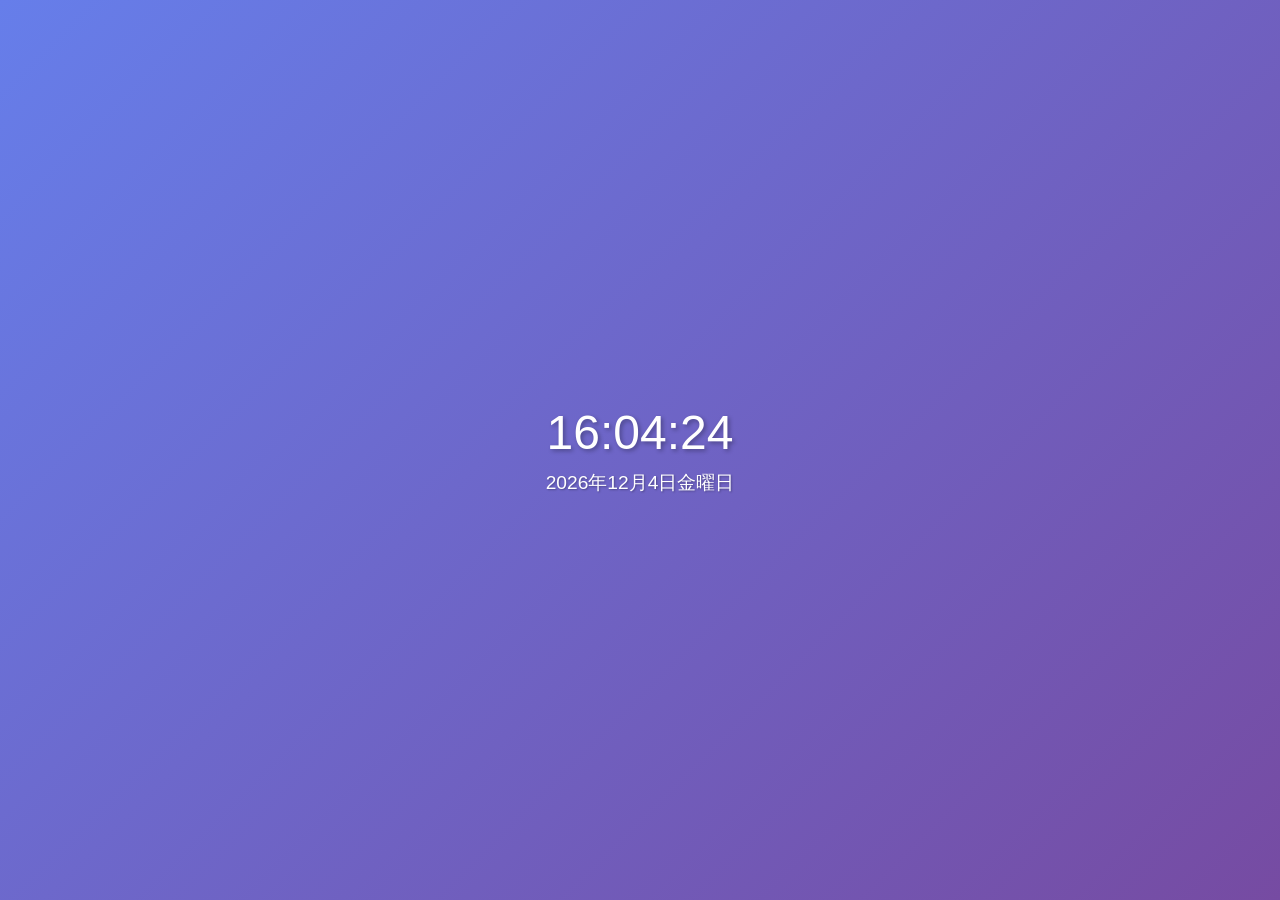
<file: index.html>
<!doctype html>
<html lang="ja">
  <head>
    <meta charset="UTF-8" />
    <meta name="viewport" content="width=device-width, initial-scale=1.0" />
    <title>時計を作った</title>
    <link rel="stylesheet" href="style.css" />
  </head>
  <body>
    <div class="container">
      <div class="digital-time" id="digital-time"></div>
      <div class="date" id="date"></div>
    </div>
    <script src="script.js"></script>
  </body>
</html>
</file>
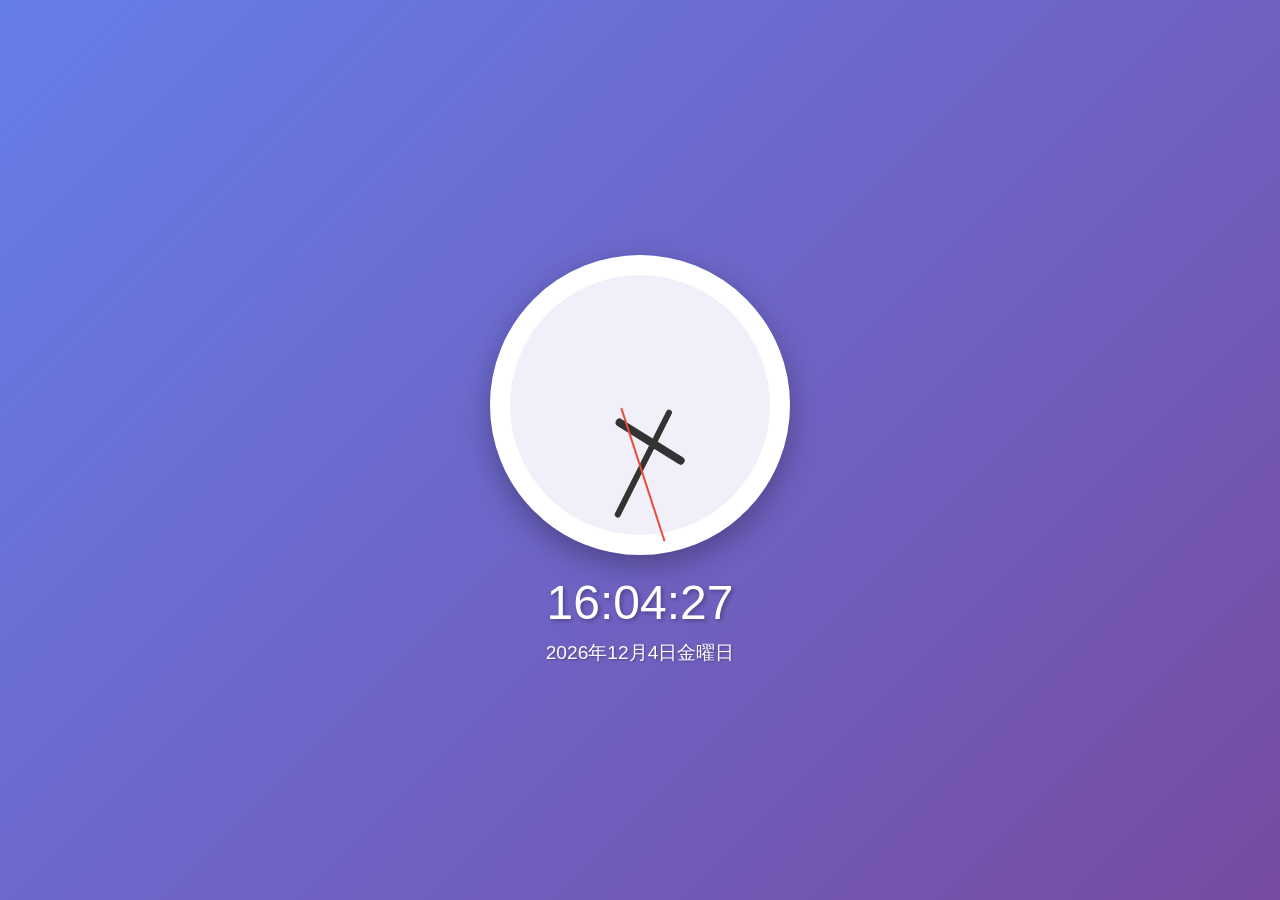
<file: tokei-tukutta/index.html>
<!doctype html>
<html lang="ja">
  <head>
    <meta charset="UTF-8" />
    <meta name="viewport" content="width=device-width, initial-scale=1.0" />
    <title>時計を作った</title>
    <link rel="stylesheet" href="style.css" />
  </head>
  <body>
    <div class="container">
      <div class="clock">
        <div class="clock-face">
          <div class="hand hour-hand" id="hour-hand"></div>
          <div class="hand minute-hand" id="minute-hand"></div>
          <div class="hand second-hand" id="second-hand"></div>
        </div>
      </div>
      <div class="digital-time" id="digital-time"></div>
      <div class="date" id="date"></div>
    </div>
    <script src="script.js"></script>
  </body>
</html>
</file>
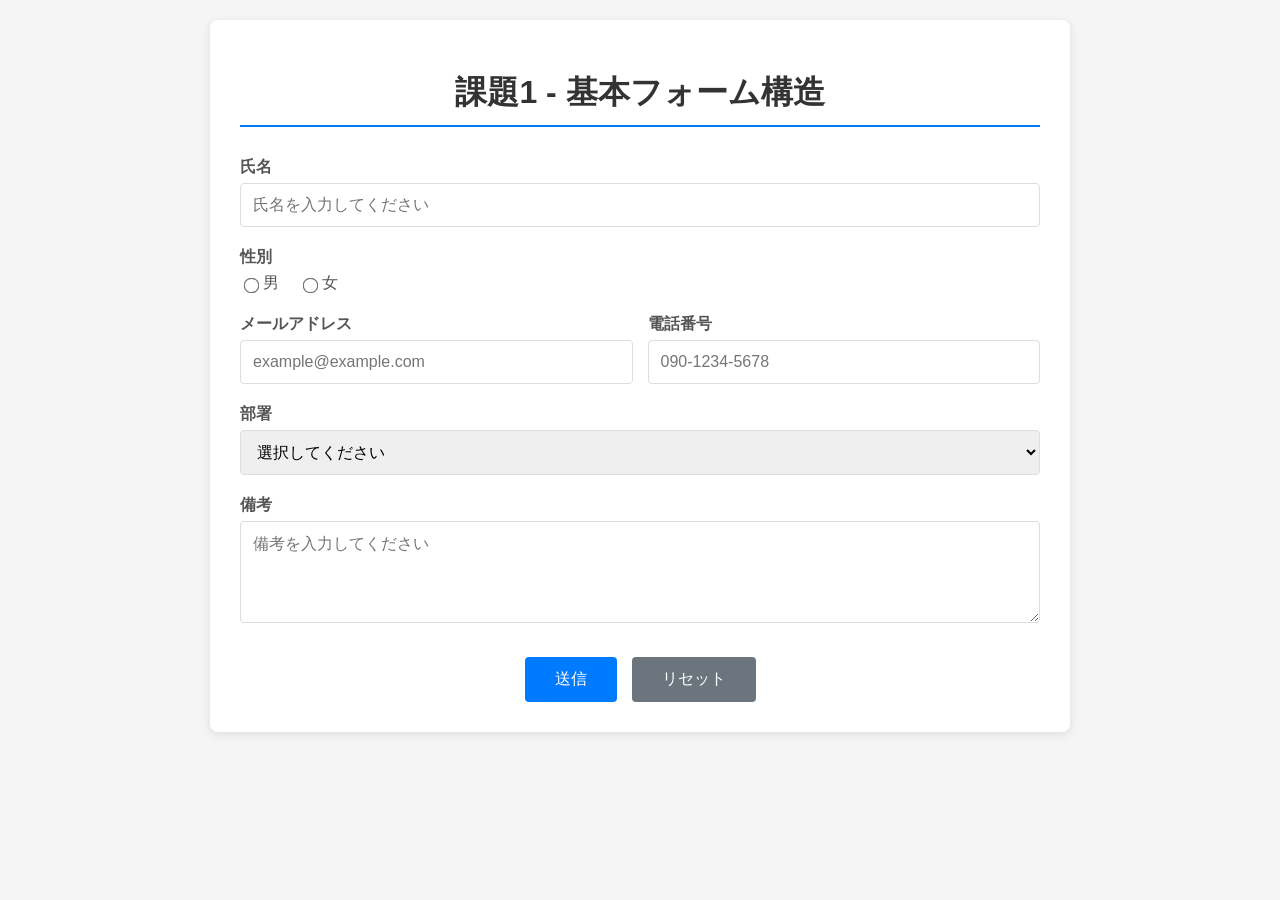
<file: task1.html>
<!doctype html>
<html lang="ja">
  <head>
    <meta charset="UTF-8" />
    <meta name="viewport" content="width=device-width, initial-scale=1.0" />
    <title>課題1 - 基本フォーム構造</title>
    <style>
      body {
        font-family: "Segoe UI", Tahoma, Geneva, Verdana, sans-serif;
        background-color: #f5f5f5;
        margin: 0;
        padding: 20px;
        display: flex;
        justify-content: center;
      }

      .container {
        background: white;
        padding: 30px;
        border-radius: 8px;
        box-shadow: 0 2px 10px rgba(0, 0, 0, 0.1);
        width: 100%;
        max-width: 800px;
      }

      h1 {
        color: #333;
        text-align: center;
        margin-bottom: 30px;
        border-bottom: 2px solid #007bff;
        padding-bottom: 10px;
      }

      .form-group {
        margin-bottom: 20px;
      }

      label {
        display: block;
        margin-bottom: 5px;
        font-weight: bold;
        color: #555;
      }

      input[type="text"],
      input[type="email"],
      input[type="tel"],
      select,
      textarea {
        width: 100%;
        padding: 12px;
        border: 1px solid #ddd;
        border-radius: 4px;
        box-sizing: border-box;
        font-size: 16px;
        transition: border-color 0.3s;
      }

      input[type="text"]:focus,
      input[type="email"]:focus,
      input[type="tel"]:focus,
      select:focus,
      textarea:focus {
        outline: none;
        border-color: #007bff;
        box-shadow: 0 0 5px rgba(0, 123, 255, 0.3);
      }

      .row {
        display: flex;
        gap: 15px;
      }

      .col {
        flex: 1;
      }

      .radio-group {
        display: flex;
        gap: 20px;
        margin-top: 5px;
      }

      .radio-group label {
        display: flex;
        align-items: center;
        font-weight: normal;
        margin-bottom: 0;
        cursor: pointer;
      }

      .radio-group input[type="radio"] {
        margin-right: 5px;
        transform: scale(1.2);
      }

      .button-group {
        display: flex;
        justify-content: center;
        gap: 15px;
        margin-top: 30px;
      }

      button {
        padding: 12px 30px;
        background-color: #007bff;
        color: white;
        border: none;
        border-radius: 4px;
        cursor: pointer;
        font-size: 16px;
        transition: background-color 0.3s;
      }

      button:hover {
        background-color: #0056b3;
      }

      button.secondary {
        background-color: #6c757d;
      }

      button.secondary:hover {
        background-color: #545b62;
      }

      @media (max-width: 768px) {
        .row {
          flex-direction: column;
        }

        .container {
          padding: 20px;
        }
      }
    </style>
  </head>
  <body>
    <div class="container">
      <h1>課題1 - 基本フォーム構造</h1>

      <form id="basicForm">
        <div class="form-group">
          <label for="name">氏名</label>
          <input
            type="text"
            id="name"
            name="name"
            placeholder="氏名を入力してください"
          />
        </div>

        <div class="form-group">
          <label>性別</label>
          <div class="radio-group">
            <label>
              <input type="radio" name="gender" value="male" /> 男
            </label>
            <label>
              <input type="radio" name="gender" value="female" /> 女
            </label>
          </div>
        </div>

        <div class="row">
          <div class="col">
            <div class="form-group">
              <label for="email">メールアドレス</label>
              <input
                type="email"
                id="email"
                name="email"
                placeholder="example@example.com"
              />
            </div>
          </div>
          <div class="col">
            <div class="form-group">
              <label for="phone">電話番号</label>
              <input
                type="tel"
                id="phone"
                name="phone"
                placeholder="090-1234-5678"
              />
            </div>
          </div>
        </div>

        <div class="form-group">
          <label for="department">部署</label>
          <select id="department" name="department">
            <option value="">選択してください</option>
            <option value="sales">営業部</option>
            <option value="engineering">技術部</option>
            <option value="marketing">マーケティング部</option>
            <option value="finance">財務部</option>
          </select>
        </div>

        <div class="form-group">
          <label for="message">備考</label>
          <textarea
            id="message"
            name="message"
            rows="4"
            placeholder="備考を入力してください"
          ></textarea>
        </div>

        <div class="button-group">
          <button type="submit">送信</button>
          <button type="button" class="secondary" onclick="resetForm()">
            リセット
          </button>
        </div>
      </form>
    </div>

    <script>
      document
        .getElementById("basicForm")
        .addEventListener("submit", function (e) {
          e.preventDefault();

          const name = document.getElementById("name").value;
          const gender = document.querySelector('input[name="gender"]:checked');
          const email = document.getElementById("email").value;
          const phone = document.getElementById("phone").value;
          const department = document.getElementById("department").value;
          const message = document.getElementById("message").value;

          if (!name || !gender || !email || !phone || !department) {
            alert("全ての必須項目を入力してください。");
            return;
          }

          alert(
            "フォームが正常に送信されました！\n\n氏名: " +
              name +
              "\n性別: " +
              gender.value +
              "\nメール: " +
              email +
              "\n電話: " +
              phone +
              "\n部署: " +
              department,
          );
        });

      function resetForm() {
        document.getElementById("basicForm").reset();
        alert("フォームがリセットされました。");
      }
    </script>
  </body>
</html>
</file>
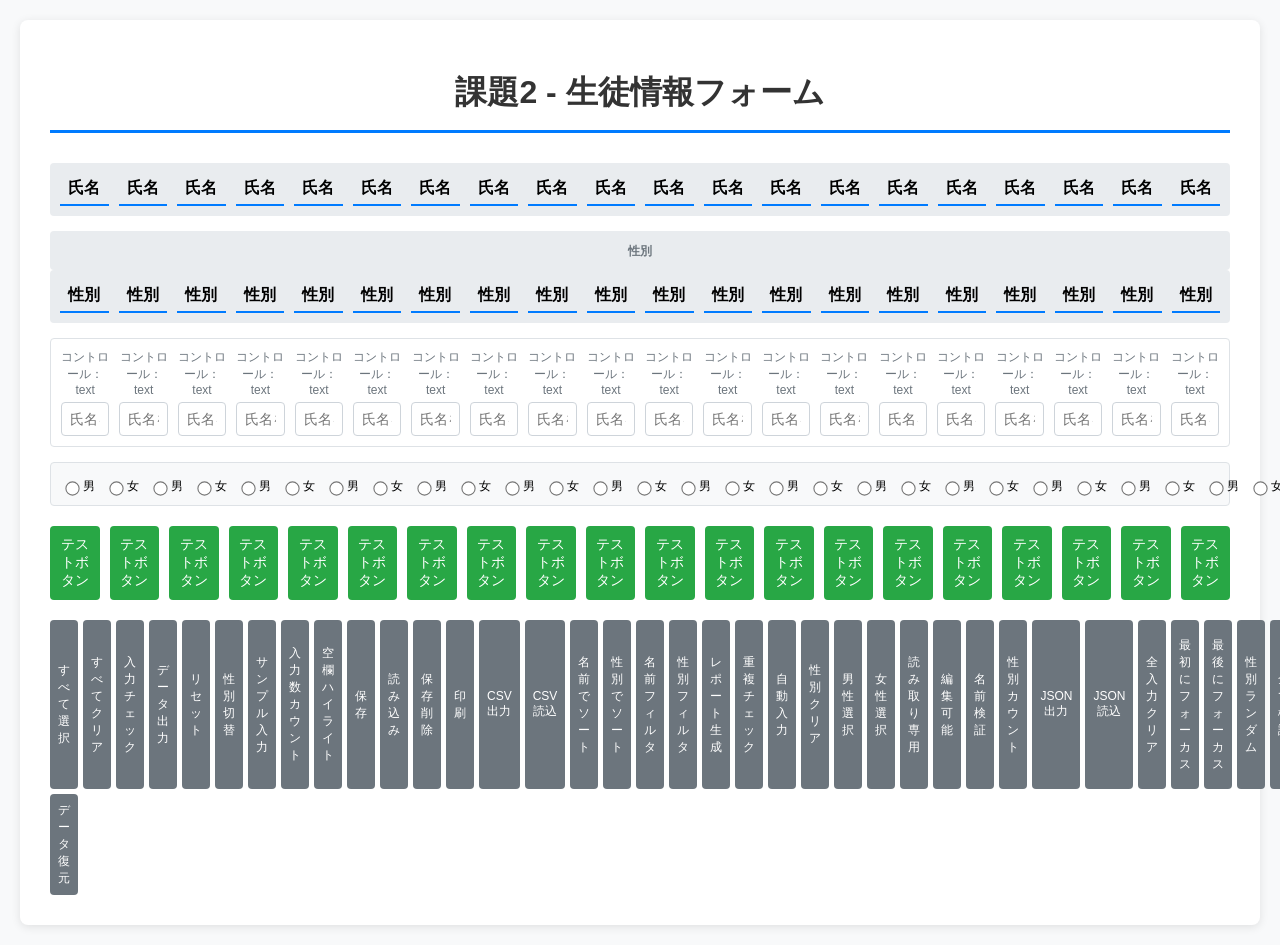
<file: task2.html>
<!doctype html>
<html lang="ja">
  <head>
    <meta charset="UTF-8" />
    <meta name="viewport" content="width=device-width, initial-scale=1.0" />
    <title>課題2 - 生徒情報フォーム</title>
    <style>
      body {
        font-family: "Segoe UI", Tahoma, Geneva, Verdana, sans-serif;
        background-color: #f8f9fa;
        margin: 0;
        padding: 20px;
      }

      .container {
        max-width: 1400px;
        margin: 0 auto;
        background: white;
        padding: 30px;
        border-radius: 8px;
        box-shadow: 0 2px 10px rgba(0, 0, 0, 0.1);
      }

      h1 {
        color: #333;
        text-align: center;
        margin-bottom: 30px;
        border-bottom: 3px solid #007bff;
        padding-bottom: 15px;
      }

      .form-header {
        display: grid;
        grid-template-columns: repeat(20, 1fr);
        gap: 10px;
        margin-bottom: 15px;
        font-weight: bold;
        background-color: #e9ecef;
        padding: 10px;
        border-radius: 4px;
      }

      .header-item {
        text-align: center;
        padding: 5px;
        border-bottom: 2px solid #007bff;
      }

      .form-row {
        display: grid;
        grid-template-columns: repeat(20, 1fr);
        gap: 10px;
        margin-bottom: 15px;
        padding: 10px;
        border: 1px solid #dee2e6;
        border-radius: 4px;
        background-color: #fff;
      }

      .form-row:nth-child(even) {
        background-color: #f8f9fa;
      }

      .input-group {
        display: flex;
        flex-direction: column;
      }

      .input-group label {
        font-size: 12px;
        color: #6c757d;
        margin-bottom: 5px;
        text-align: center;
      }

      input[type="text"] {
        padding: 8px;
        border: 1px solid #ced4da;
        border-radius: 4px;
        font-size: 14px;
        width: 100%;
        box-sizing: border-box;
      }

      input[type="text"]:focus {
        outline: none;
        border-color: #007bff;
        box-shadow: 0 0 5px rgba(0, 123, 255, 0.3);
      }

      .gender-group {
        display: flex;
        justify-content: center;
        gap: 10px;
        margin-top: 5px;
      }

      .gender-group label {
        display: flex;
        align-items: center;
        font-size: 12px;
        font-weight: normal;
        cursor: pointer;
        margin-bottom: 0;
      }

      .gender-group input[type="radio"] {
        margin-right: 4px;
        transform: scale(1.1);
      }

      .button-row {
        display: grid;
        grid-template-columns: repeat(20, 1fr);
        gap: 10px;
        margin-top: 20px;
      }

      .test-button {
        background-color: #28a745;
        color: white;
        border: none;
        padding: 10px;
        border-radius: 4px;
        cursor: pointer;
        font-size: 14px;
        transition: background-color 0.3s;
        text-align: center;
      }

      .test-button:hover {
        background-color: #218838;
      }

      .test-button:active {
        background-color: #1e7e34;
      }

      .controls-row {
        display: grid;
        grid-template-columns: repeat(43, 1fr);
        gap: 5px;
        margin-top: 20px;
      }

      .control-button {
        background-color: #6c757d;
        color: white;
        border: none;
        padding: 8px;
        border-radius: 4px;
        cursor: pointer;
        font-size: 12px;
        transition: background-color 0.3s;
      }

      .control-button:hover {
        background-color: #5a6268;
      }

      .gender-header {
        grid-column: span 20;
        text-align: center;
        font-weight: bold;
        color: #495057;
        margin-top: 10px;
        padding: 10px;
        background-color: #e9ecef;
        border-radius: 4px;
      }

      .gender-label {
        font-size: 12px;
        color: #6c757d;
        text-align: center;
      }

      @media (max-width: 1200px) {
        .form-header,
        .form-row,
        .button-row,
        .controls-row {
          grid-template-columns: repeat(10, 1fr);
        }
      }

      @media (max-width: 768px) {
        .form-header,
        .form-row,
        .button-row,
        .controls-row {
          grid-template-columns: repeat(5, 1fr);
        }
        .container {
          padding: 15px;
        }
      }

      @media (max-width: 576px) {
        .form-header,
        .form-row,
        .button-row,
        .controls-row {
          grid-template-columns: repeat(2, 1fr);
        }
        .gender-header {
          grid-column: span 2;
        }
      }

      @media (max-width: 360px) {
        .form-header,
        .form-row,
        .button-row,
        .controls-row {
          grid-template-columns: 1fr;
        }
        .gender-header {
          grid-column: span 1;
        }
      }
    </style>
  </head>
  <body>
    <div class="container">
      <h1>課題2 - 生徒情報フォーム</h1>

      <!-- ヘッダー行 -->
      <div class="form-header">
        <div class="header-item">氏名</div>
        <div class="header-item">氏名</div>
        <div class="header-item">氏名</div>
        <div class="header-item">氏名</div>
        <div class="header-item">氏名</div>
        <div class="header-item">氏名</div>
        <div class="header-item">氏名</div>
        <div class="header-item">氏名</div>
        <div class="header-item">氏名</div>
        <div class="header-item">氏名</div>
        <div class="header-item">氏名</div>
        <div class="header-item">氏名</div>
        <div class="header-item">氏名</div>
        <div class="header-item">氏名</div>
        <div class="header-item">氏名</div>
        <div class="header-item">氏名</div>
        <div class="header-item">氏名</div>
        <div class="header-item">氏名</div>
        <div class="header-item">氏名</div>
        <div class="header-item">氏名</div>
      </div>

      <!-- 性別ヘッダー -->
      <div class="gender-header">
        <span class="gender-label">性別</span>
      </div>

      <!-- 性別選択行 -->
      <div class="form-header">
        <div class="header-item">性別</div>
        <div class="header-item">性別</div>
        <div class="header-item">性別</div>
        <div class="header-item">性別</div>
        <div class="header-item">性別</div>
        <div class="header-item">性別</div>
        <div class="header-item">性別</div>
        <div class="header-item">性別</div>
        <div class="header-item">性別</div>
        <div class="header-item">性別</div>
        <div class="header-item">性別</div>
        <div class="header-item">性別</div>
        <div class="header-item">性別</div>
        <div class="header-item">性別</div>
        <div class="header-item">性別</div>
        <div class="header-item">性別</div>
        <div class="header-item">性別</div>
        <div class="header-item">性別</div>
        <div class="header-item">性別</div>
        <div class="header-item">性別</div>
      </div>

      <!-- フォーム行1 -->
      <div class="form-row">
        <div class="input-group">
          <label>コントロール：text</label>
          <input type="text" placeholder="氏名を入力" />
        </div>
        <div class="input-group">
          <label>コントロール：text</label>
          <input type="text" placeholder="氏名を入力" />
        </div>
        <div class="input-group">
          <label>コントロール：text</label>
          <input type="text" placeholder="氏名を入力" />
        </div>
        <div class="input-group">
          <label>コントロール：text</label>
          <input type="text" placeholder="氏名を入力" />
        </div>
        <div class="input-group">
          <label>コントロール：text</label>
          <input type="text" placeholder="氏名を入力" />
        </div>
        <div class="input-group">
          <label>コントロール：text</label>
          <input type="text" placeholder="氏名を入力" />
        </div>
        <div class="input-group">
          <label>コントロール：text</label>
          <input type="text" placeholder="氏名を入力" />
        </div>
        <div class="input-group">
          <label>コントロール：text</label>
          <input type="text" placeholder="氏名を入力" />
        </div>
        <div class="input-group">
          <label>コントロール：text</label>
          <input type="text" placeholder="氏名を入力" />
        </div>
        <div class="input-group">
          <label>コントロール：text</label>
          <input type="text" placeholder="氏名を入力" />
        </div>
        <div class="input-group">
          <label>コントロール：text</label>
          <input type="text" placeholder="氏名を入力" />
        </div>
        <div class="input-group">
          <label>コントロール：text</label>
          <input type="text" placeholder="氏名を入力" />
        </div>
        <div class="input-group">
          <label>コントロール：text</label>
          <input type="text" placeholder="氏名を入力" />
        </div>
        <div class="input-group">
          <label>コントロール：text</label>
          <input type="text" placeholder="氏名を入力" />
        </div>
        <div class="input-group">
          <label>コントロール：text</label>
          <input type="text" placeholder="氏名を入力" />
        </div>
        <div class="input-group">
          <label>コントロール：text</label>
          <input type="text" placeholder="氏名を入力" />
        </div>
        <div class="input-group">
          <label>コントロール：text</label>
          <input type="text" placeholder="氏名を入力" />
        </div>
        <div class="input-group">
          <label>コントロール：text</label>
          <input type="text" placeholder="氏名を入力" />
        </div>
        <div class="input-group">
          <label>コントロール：text</label>
          <input type="text" placeholder="氏名を入力" />
        </div>
        <div class="input-group">
          <label>コントロール：text</label>
          <input type="text" placeholder="氏名を入力" />
        </div>
      </div>

      <!-- 性別選択行1 -->
      <div class="form-row">
        <div class="gender-group">
          <label><input type="radio" name="gender1" value="male" /> 男</label>
          <label><input type="radio" name="gender1" value="female" /> 女</label>
        </div>
        <div class="gender-group">
          <label><input type="radio" name="gender2" value="male" /> 男</label>
          <label><input type="radio" name="gender2" value="female" /> 女</label>
        </div>
        <div class="gender-group">
          <label><input type="radio" name="gender3" value="male" /> 男</label>
          <label><input type="radio" name="gender3" value="female" /> 女</label>
        </div>
        <div class="gender-group">
          <label><input type="radio" name="gender4" value="male" /> 男</label>
          <label><input type="radio" name="gender4" value="female" /> 女</label>
        </div>
        <div class="gender-group">
          <label><input type="radio" name="gender5" value="male" /> 男</label>
          <label><input type="radio" name="gender5" value="female" /> 女</label>
        </div>
        <div class="gender-group">
          <label><input type="radio" name="gender6" value="male" /> 男</label>
          <label><input type="radio" name="gender6" value="female" /> 女</label>
        </div>
        <div class="gender-group">
          <label><input type="radio" name="gender7" value="male" /> 男</label>
          <label><input type="radio" name="gender7" value="female" /> 女</label>
        </div>
        <div class="gender-group">
          <label><input type="radio" name="gender8" value="male" /> 男</label>
          <label><input type="radio" name="gender8" value="female" /> 女</label>
        </div>
        <div class="gender-group">
          <label><input type="radio" name="gender9" value="male" /> 男</label>
          <label><input type="radio" name="gender9" value="female" /> 女</label>
        </div>
        <div class="gender-group">
          <label><input type="radio" name="gender10" value="male" /> 男</label>
          <label
            ><input type="radio" name="gender10" value="female" /> 女</label
          >
        </div>
        <div class="gender-group">
          <label><input type="radio" name="gender11" value="male" /> 男</label>
          <label
            ><input type="radio" name="gender11" value="female" /> 女</label
          >
        </div>
        <div class="gender-group">
          <label><input type="radio" name="gender12" value="male" /> 男</label>
          <label
            ><input type="radio" name="gender12" value="female" /> 女</label
          >
        </div>
        <div class="gender-group">
          <label><input type="radio" name="gender13" value="male" /> 男</label>
          <label
            ><input type="radio" name="gender13" value="female" /> 女</label
          >
        </div>
        <div class="gender-group">
          <label><input type="radio" name="gender14" value="male" /> 男</label>
          <label
            ><input type="radio" name="gender14" value="female" /> 女</label
          >
        </div>
        <div class="gender-group">
          <label><input type="radio" name="gender15" value="male" /> 男</label>
          <label
            ><input type="radio" name="gender15" value="female" /> 女</label
          >
        </div>
        <div class="gender-group">
          <label><input type="radio" name="gender16" value="male" /> 男</label>
          <label
            ><input type="radio" name="gender16" value="female" /> 女</label
          >
        </div>
        <div class="gender-group">
          <label><input type="radio" name="gender17" value="male" /> 男</label>
          <label
            ><input type="radio" name="gender17" value="female" /> 女</label
          >
        </div>
        <div class="gender-group">
          <label><input type="radio" name="gender18" value="male" /> 男</label>
          <label
            ><input type="radio" name="gender18" value="female" /> 女</label
          >
        </div>
        <div class="gender-group">
          <label><input type="radio" name="gender19" value="male" /> 男</label>
          <label
            ><input type="radio" name="gender19" value="female" /> 女</label
          >
        </div>
        <div class="gender-group">
          <label><input type="radio" name="gender20" value="male" /> 男</label>
          <label
            ><input type="radio" name="gender20" value="female" /> 女</label
          >
        </div>
      </div>

      <!-- テストボタン行 -->
      <div class="button-row">
        <button class="test-button" onclick="testFunction(1)">
          テストボタン
        </button>
        <button class="test-button" onclick="testFunction(2)">
          テストボタン
        </button>
        <button class="test-button" onclick="testFunction(3)">
          テストボタン
        </button>
        <button class="test-button" onclick="testFunction(4)">
          テストボタン
        </button>
        <button class="test-button" onclick="testFunction(5)">
          テストボタン
        </button>
        <button class="test-button" onclick="testFunction(6)">
          テストボタン
        </button>
        <button class="test-button" onclick="testFunction(7)">
          テストボタン
        </button>
        <button class="test-button" onclick="testFunction(8)">
          テストボタン
        </button>
        <button class="test-button" onclick="testFunction(9)">
          テストボタン
        </button>
        <button class="test-button" onclick="testFunction(10)">
          テストボタン
        </button>
        <button class="test-button" onclick="testFunction(11)">
          テストボタン
        </button>
        <button class="test-button" onclick="testFunction(12)">
          テストボタン
        </button>
        <button class="test-button" onclick="testFunction(13)">
          テストボタン
        </button>
        <button class="test-button" onclick="testFunction(14)">
          テストボタン
        </button>
        <button class="test-button" onclick="testFunction(15)">
          テストボタン
        </button>
        <button class="test-button" onclick="testFunction(16)">
          テストボタン
        </button>
        <button class="test-button" onclick="testFunction(17)">
          テストボタン
        </button>
        <button class="test-button" onclick="testFunction(18)">
          テストボタン
        </button>
        <button class="test-button" onclick="testFunction(19)">
          テストボタン
        </button>
        <button class="test-button" onclick="testFunction(20)">
          テストボタン
        </button>
      </div>

      <!-- コントロールボタン行 -->
      <div class="controls-row">
        <button class="control-button" onclick="selectAll()">すべて選択</button>
        <button class="control-button" onclick="clearAll()">
          すべてクリア
        </button>
        <button class="control-button" onclick="validateForm()">
          入力チェック
        </button>
        <button class="control-button" onclick="exportData()">
          データ出力
        </button>
        <button class="control-button" onclick="resetForm()">リセット</button>
        <button class="control-button" onclick="toggleGender()">
          性別切替
        </button>
        <button class="control-button" onclick="fillSampleData()">
          サンプル入力
        </button>
        <button class="control-button" onclick="countEntries()">
          入力数カウント
        </button>
        <button class="control-button" onclick="highlightEmpty()">
          空欄ハイライト
        </button>
        <button class="control-button" onclick="saveToLocalStorage()">
          保存
        </button>
        <button class="control-button" onclick="loadFromLocalStorage()">
          読み込み
        </button>
        <button class="control-button" onclick="clearStorage()">
          保存削除
        </button>
        <button class="control-button" onclick="printForm()">印刷</button>
        <button class="control-button" onclick="exportCSV()">CSV出力</button>
        <button class="control-button" onclick="importCSV()">CSV読込</button>
        <button class="control-button" onclick="sortByName()">
          名前でソート
        </button>
        <button class="control-button" onclick="sortByGender()">
          性別でソート
        </button>
        <button class="control-button" onclick="filterByName()">
          名前フィルタ
        </button>
        <button class="control-button" onclick="filterByGender()">
          性別フィルタ
        </button>
        <button class="control-button" onclick="generateReport()">
          レポート生成
        </button>
        <button class="control-button" onclick="checkDuplicates()">
          重複チェック
        </button>
        <button class="control-button" onclick="autoFill()">自動入力</button>
        <button class="control-button" onclick="clearGender()">
          性別クリア
        </button>
        <button class="control-button" onclick="selectMale()">男性選択</button>
        <button class="control-button" onclick="selectFemale()">
          女性選択
        </button>
        <button class="control-button" onclick="toggleReadOnly()">
          読み取り専用
        </button>
        <button class="control-button" onclick="enableEditing()">
          編集可能
        </button>
        <button class="control-button" onclick="validateNames()">
          名前検証
        </button>
        <button class="control-button" onclick="countGender()">
          性別カウント
        </button>
        <button class="control-button" onclick="exportJSON()">JSON出力</button>
        <button class="control-button" onclick="importJSON()">JSON読込</button>
        <button class="control-button" onclick="clearAllInputs()">
          全入力クリア
        </button>
        <button class="control-button" onclick="focusFirst()">
          最初にフォーカス
        </button>
        <button class="control-button" onclick="focusLast()">
          最後にフォーカス
        </button>
        <button class="control-button" onclick="randomizeGender()">
          性別ランダム
        </button>
        <button class="control-button" onclick="validateAll()">全て検証</button>
        <button class="control-button" onclick="exportExcel()">
          Excel出力
        </button>
        <button class="control-button" onclick="importExcel()">
          Excel読込
        </button>
        <button class="control-button" onclick="generatePDF()">PDF生成</button>
        <button class="control-button" onclick="sendEmail()">メール送信</button>
        <button class="control-button" onclick="uploadData()">
          データ送信
        </button>
        <button class="control-button" onclick="downloadData()">
          データダウンロード
        </button>
        <button class="control-button" onclick="backupData()">
          データバックアップ
        </button>
        <button class="control-button" onclick="restoreData()">
          データ復元
        </button>
      </div>
    </div>

    <script>
      // テスト関数
      function testFunction(index) {
        alert("テストボタン " + index + " がクリックされました！");
      }

      // すべて選択
      function selectAll() {
        const inputs = document.querySelectorAll('input[type="text"]');
        inputs.forEach((input) => input.select());
        alert("すべてのテキストフィールドを選択しました");
      }

      // すべてクリア
      function clearAll() {
        const inputs = document.querySelectorAll('input[type="text"]');
        const radios = document.querySelectorAll('input[type="radio"]');
        inputs.forEach((input) => (input.value = ""));
        radios.forEach((radio) => (radio.checked = false));
        alert("すべての入力をクリアしました");
      }

      // 入力チェック
      function validateForm() {
        const inputs = document.querySelectorAll('input[type="text"]');
        let emptyCount = 0;
        let filledCount = 0;

        inputs.forEach((input) => {
          if (input.value.trim() === "") {
            emptyCount++;
          } else {
            filledCount++;
          }
        });

        alert("入力済み: " + filledCount + "件\n未入力: " + emptyCount + "件");
      }

      // データ出力
      function exportData() {
        const inputs = document.querySelectorAll('input[type="text"]');
        const radios = document.querySelectorAll('input[type="radio"]:checked');
        let data = "氏名,性別\n";

        inputs.forEach((input, index) => {
          const name = input.value || "未入力";
          const gender = getGenderForIndex(index + 1);
          data += name + "," + gender + "\n";
        });

        alert("データ出力:\n" + data);
      }

      function getGenderForIndex(index) {
        const radio = document.querySelector(
          'input[name="gender' + index + '"]:checked',
        );
        if (radio) {
          return radio.value === "male" ? "男" : "女";
        }
        return "未選択";
      }

      // リセット
      function resetForm() {
        clearAll();
        alert("フォームがリセットされました");
      }

      // 性別切替
      function toggleGender() {
        const radios = document.querySelectorAll('input[type="radio"]');
        radios.forEach((radio) => {
          if (radio.value === "male") {
            radio.checked = !radio.checked;
          }
        });
        alert("性別選択を切り替えました");
      }

      // サンプル入力
      function fillSampleData() {
        const inputs = document.querySelectorAll('input[type="text"]');
        const sampleNames = [
          "山田太郎",
          "佐藤花子",
          "鈴木一郎",
          "高橋美咲",
          "伊藤健太",
          "渡辺恵子",
          "山本浩二",
          "中村沙織",
          "小林敦子",
          "加藤直樹",
          "吉田優子",
          "佐々木誠",
          "田中理恵",
          "西村健",
          "東山美香",
          "南雲翔",
          "松本愛",
          "井上大輔",
          "木村由美",
          "林宏",
        ];

        inputs.forEach((input, index) => {
          if (index < sampleNames.length) {
            input.value = sampleNames[index];
          }
        });

        // 性別をランダムに設定
        const radios = document.querySelectorAll('input[type="radio"]');
        radios.forEach((radio, index) => {
          if (index % 2 === 0) {
            radio.checked = radio.value === "male";
          } else {
            radio.checked = radio.value === "female";
          }
        });

        alert("サンプルデータを入力しました");
      }

      // 入力数カウント
      function countEntries() {
        const inputs = document.querySelectorAll('input[type="text"]');
        const filledInputs = Array.from(inputs).filter(
          (input) => input.value.trim() !== "",
        );
        alert(
          "入力済みの項目数: " + filledInputs.length + " / " + inputs.length,
        );
      }

      // 空欄ハイライト
      function highlightEmpty() {
        const inputs = document.querySelectorAll('input[type="text"]');
        inputs.forEach((input) => {
          if (input.value.trim() === "") {
            input.style.backgroundColor = "#fff3cd";
            input.style.borderColor = "#ffc107";
          } else {
            input.style.backgroundColor = "";
            input.style.borderColor = "#ced4da";
          }
        });
        alert("空欄をハイライトしました");
      }

      // ローカルストレージに保存
      function saveToLocalStorage() {
        const inputs = document.querySelectorAll('input[type="text"]');
        const data = Array.from(inputs).map((input) => input.value);
        localStorage.setItem("studentFormData", JSON.stringify(data));
        alert("データを保存しました");
      }

      // ローカルストレージから読み込み
      function loadFromLocalStorage() {
        const savedData = localStorage.getItem("studentFormData");
        if (savedData) {
          const data = JSON.parse(savedData);
          const inputs = document.querySelectorAll('input[type="text"]');
          inputs.forEach((input, index) => {
            if (index < data.length) {
              input.value = data[index];
            }
          });
          alert("保存されたデータを読み込みました");
        } else {
          alert("保存されたデータがありません");
        }
      }

      // 保存削除
      function clearStorage() {
        localStorage.removeItem("studentFormData");
        alert("保存データを削除しました");
      }

      // 印刷
      function printForm() {
        window.print();
      }

      // CSV出力
      function exportCSV() {
        const inputs = document.querySelectorAll('input[type="text"]');
        let csv = "氏名,性別\n";

        inputs.forEach((input, index) => {
          const name = input.value || "未入力";
          const gender = getGenderForIndex(index + 1);
          csv += '"' + name + '","' + gender + '"\n';
        });

        const blob = new Blob([csv], { type: "text/csv;charset=utf-8;" });
        const link = document.createElement("a");
        const url = URL.createObjectURL(blob);
        link.setAttribute("href", url);
        link.setAttribute("download", "student_data.csv");
        link.style.visibility = "hidden";
        document.body.appendChild(link);
        link.click();
        document.body.removeChild(link);
        alert("CSVファイルをダウンロードしました");
      }
    </script>
  </body>
</html>
</file>
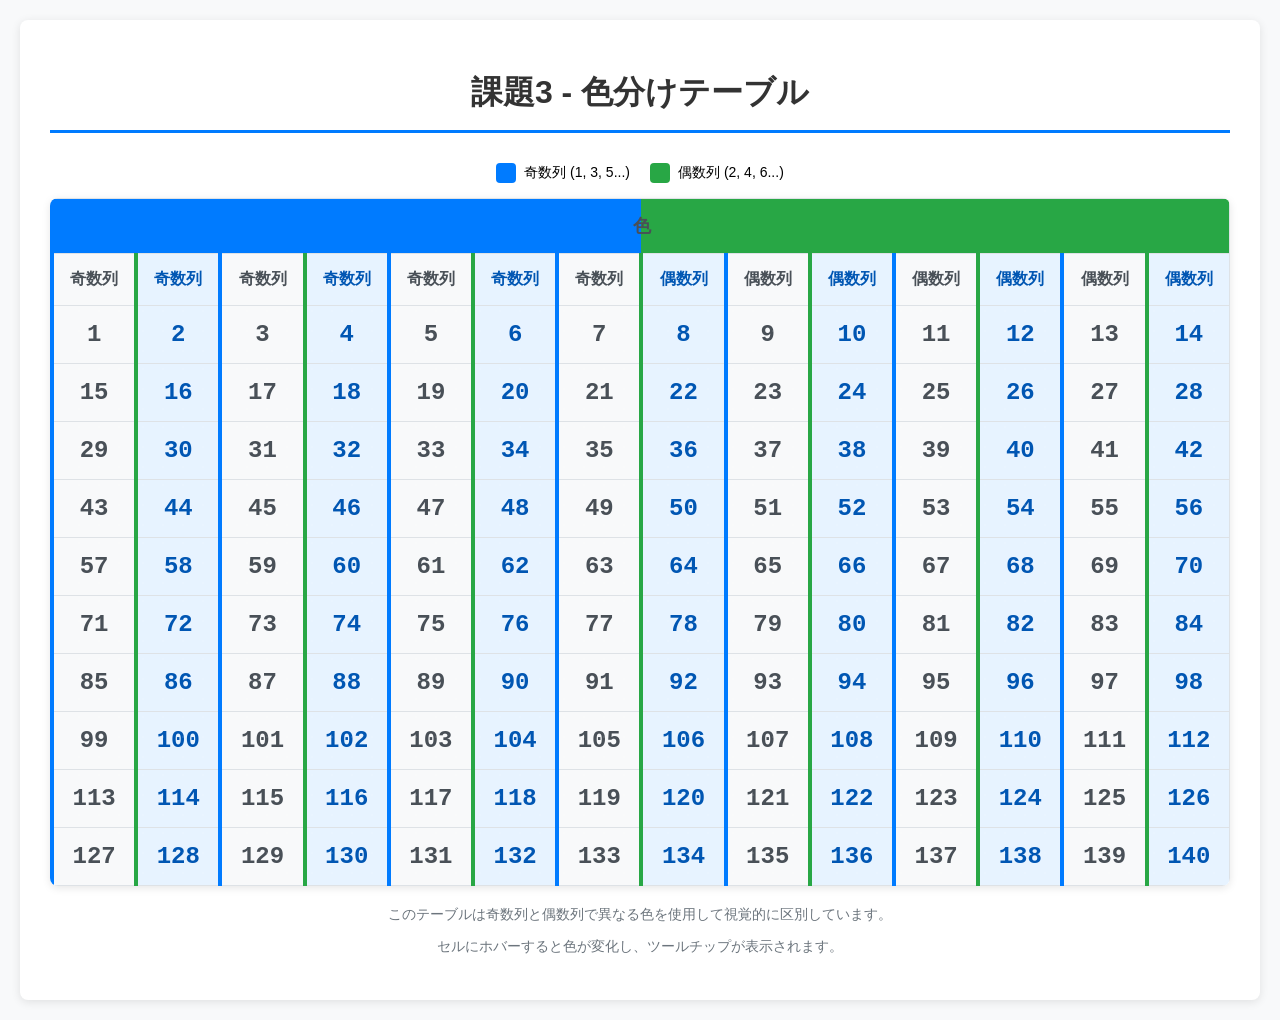
<file: task3.html>
<!doctype html>
<html lang="ja">
  <head>
    <meta charset="UTF-8" />
    <meta name="viewport" content="width=device-width, initial-scale=1.0" />
    <title>課題3 - 色分けテーブル</title>
    <style>
      body {
        font-family: "Segoe UI", Tahoma, Geneva, Verdana, sans-serif;
        background-color: #f8f9fa;
        margin: 0;
        padding: 20px;
        display: flex;
        justify-content: center;
        align-items: center;
        min-height: 100vh;
      }

      .container {
        background: white;
        padding: 30px;
        border-radius: 8px;
        box-shadow: 0 2px 10px rgba(0, 0, 0, 0.1);
        width: 100%;
        max-width: 1200px;
      }

      h1 {
        color: #333;
        text-align: center;
        margin-bottom: 30px;
        border-bottom: 3px solid #007bff;
        padding-bottom: 15px;
      }

      .table-container {
        overflow-x: auto;
        border-radius: 8px;
        box-shadow: 0 2px 8px rgba(0, 0, 0, 0.1);
      }

      table {
        width: 100%;
        border-collapse: collapse;
        font-size: 16px;
        background-color: white;
      }

      th,
      td {
        padding: 15px;
        text-align: center;
        border: 1px solid #dee2e6;
        position: relative;
        transition: all 0.3s ease;
      }

      th {
        background-color: #e9ecef;
        font-weight: bold;
        color: #495057;
        position: sticky;
        top: 0;
        z-index: 10;
      }

      /* 奇数列のスタイル */
      table td:nth-child(odd),
      table th:nth-child(odd) {
        background-color: #f8f9fa;
        color: #495057;
        border-left: 4px solid #007bff;
      }

      /* 偶数列のスタイル */
      table td:nth-child(even),
      table th:nth-child(even) {
        background-color: #e7f3ff;
        color: #0056b3;
        border-left: 4px solid #28a745;
      }

      /* ヘッダーの色分け */
      .color-header {
        background: linear-gradient(90deg, #007bff 50%, #28a745 50%);
        color: white;
        font-size: 18px;
        font-weight: bold;
        text-align: center;
      }

      .odd-header {
        background-color: #007bff;
        color: white;
      }

      .even-header {
        background-color: #28a745;
        color: white;
      }

      /* 行のホバー効果 */
      tr:hover td {
        background-color: #fff3cd !important;
        transform: scale(1.02);
        z-index: 5;
        position: relative;
      }

      /* セルのホバー効果 */
      td:hover {
        background-color: #fff3cd !important;
        font-weight: bold;
        color: #856404;
        box-shadow: 0 0 10px rgba(0, 0, 0, 0.1);
        z-index: 10;
      }

      /* 奇数列セルの特別な装飾 */
      td:nth-child(odd):hover {
        border-left-color: #0056b3;
        background: linear-gradient(135deg, #e3f2fd 0%, #bbdefb 100%);
      }

      /* 偶数列セルの特別な装飾 */
      td:nth-child(even):hover {
        border-left-color: #1e7e34;
        background: linear-gradient(135deg, #e8f5e9 0%, #c8e6c9 100%);
      }

      /* 数字の装飾 */
      .number-cell {
        font-size: 24px;
        font-weight: bold;
        font-family: "Courier New", monospace;
      }

      /* ランダムな背景パターン */
      .pattern-cell {
        position: relative;
        overflow: hidden;
      }

      .pattern-cell::before {
        content: "";
        position: absolute;
        top: 0;
        left: 0;
        right: 0;
        bottom: 0;
        background-image: radial-gradient(
          circle at 25% 25%,
          rgba(255, 255, 255, 0.3) 1px,
          transparent 1px
        );
        background-size: 20px 20px;
        opacity: 0.3;
      }

      /* レスポンシブデザイン */
      @media (max-width: 768px) {
        table {
          font-size: 14px;
        }

        th,
        td {
          padding: 10px 8px;
        }

        .number-cell {
          font-size: 20px;
        }
      }

      @media (max-width: 480px) {
        table {
          font-size: 12px;
        }

        th,
        td {
          padding: 8px 6px;
        }

        .number-cell {
          font-size: 16px;
        }
      }

      /* アニメーション効果 */
      @keyframes fadeIn {
        from {
          opacity: 0;
          transform: translateY(20px);
        }
        to {
          opacity: 1;
          transform: translateY(0);
        }
      }

      table {
        animation: fadeIn 0.5s ease-out;
      }

      /* 特別なカラム装飾 */
      .special-column {
        background: linear-gradient(180deg, #fff 0%, #f8f9fa 100%);
        border-top: 2px solid #007bff;
        border-bottom: 2px solid #007bff;
      }

      .special-column:hover {
        background: linear-gradient(180deg, #e3f2fd 0%, #bbdefb 100%);
      }

      /* ツールチップ効果 */
      td {
        cursor: pointer;
        position: relative;
      }

      td::after {
        content: attr(data-tooltip);
        position: absolute;
        bottom: 100%;
        left: 50%;
        transform: translateX(-50%);
        background-color: #333;
        color: white;
        padding: 5px 10px;
        border-radius: 4px;
        font-size: 12px;
        white-space: nowrap;
        opacity: 0;
        pointer-events: none;
        transition: opacity 0.3s;
        z-index: 100;
      }

      td:hover::after {
        opacity: 1;
      }

      /* フッター情報 */
      .footer-info {
        margin-top: 20px;
        text-align: center;
        color: #6c757d;
        font-size: 14px;
      }

      .legend {
        display: flex;
        justify-content: center;
        gap: 20px;
        margin-bottom: 15px;
        font-size: 14px;
      }

      .legend-item {
        display: flex;
        align-items: center;
        gap: 8px;
      }

      .legend-color {
        width: 20px;
        height: 20px;
        border-radius: 4px;
      }

      .legend-odd {
        background-color: #007bff;
      }

      .legend-even {
        background-color: #28a745;
      }
    </style>
  </head>
  <body>
    <div class="container">
      <h1>課題3 - 色分けテーブル</h1>

      <div class="legend">
        <div class="legend-item">
          <div class="legend-color legend-odd"></div>
          <span>奇数列 (1, 3, 5...)</span>
        </div>
        <div class="legend-item">
          <div class="legend-color legend-even"></div>
          <span>偶数列 (2, 4, 6...)</span>
        </div>
      </div>

      <div class="table-container">
        <table>
          <thead>
            <tr>
              <th colspan="14" class="color-header">色</th>
            </tr>
            <tr>
              <th class="odd-header">奇数列</th>
              <th class="odd-header">奇数列</th>
              <th class="odd-header">奇数列</th>
              <th class="odd-header">奇数列</th>
              <th class="odd-header">奇数列</th>
              <th class="odd-header">奇数列</th>
              <th class="odd-header">奇数列</th>
              <th class="even-header">偶数列</th>
              <th class="even-header">偶数列</th>
              <th class="even-header">偶数列</th>
              <th class="even-header">偶数列</th>
              <th class="even-header">偶数列</th>
              <th class="even-header">偶数列</th>
              <th class="even-header">偶数列</th>
            </tr>
          </thead>
          <tbody>
            <!-- 行1 -->
            <tr>
              <td class="number-cell pattern-cell" data-tooltip="奇数列 1行目">
                1
              </td>
              <td class="number-cell pattern-cell" data-tooltip="奇数列 1行目">
                2
              </td>
              <td class="number-cell pattern-cell" data-tooltip="奇数列 1行目">
                3
              </td>
              <td class="number-cell pattern-cell" data-tooltip="奇数列 1行目">
                4
              </td>
              <td class="number-cell pattern-cell" data-tooltip="奇数列 1行目">
                5
              </td>
              <td class="number-cell pattern-cell" data-tooltip="奇数列 1行目">
                6
              </td>
              <td class="number-cell pattern-cell" data-tooltip="奇数列 1行目">
                7
              </td>
              <td class="number-cell pattern-cell" data-tooltip="偶数列 1行目">
                8
              </td>
              <td class="number-cell pattern-cell" data-tooltip="偶数列 1行目">
                9
              </td>
              <td class="number-cell pattern-cell" data-tooltip="偶数列 1行目">
                10
              </td>
              <td class="number-cell pattern-cell" data-tooltip="偶数列 1行目">
                11
              </td>
              <td class="number-cell pattern-cell" data-tooltip="偶数列 1行目">
                12
              </td>
              <td class="number-cell pattern-cell" data-tooltip="偶数列 1行目">
                13
              </td>
              <td class="number-cell pattern-cell" data-tooltip="偶数列 1行目">
                14
              </td>
            </tr>

            <!-- 行2 -->
            <tr>
              <td class="number-cell pattern-cell" data-tooltip="奇数列 2行目">
                15
              </td>
              <td class="number-cell pattern-cell" data-tooltip="奇数列 2行目">
                16
              </td>
              <td class="number-cell pattern-cell" data-tooltip="奇数列 2行目">
                17
              </td>
              <td class="number-cell pattern-cell" data-tooltip="奇数列 2行目">
                18
              </td>
              <td class="number-cell pattern-cell" data-tooltip="奇数列 2行目">
                19
              </td>
              <td class="number-cell pattern-cell" data-tooltip="奇数列 2行目">
                20
              </td>
              <td class="number-cell pattern-cell" data-tooltip="奇数列 2行目">
                21
              </td>
              <td class="number-cell pattern-cell" data-tooltip="偶数列 2行目">
                22
              </td>
              <td class="number-cell pattern-cell" data-tooltip="偶数列 2行目">
                23
              </td>
              <td class="number-cell pattern-cell" data-tooltip="偶数列 2行目">
                24
              </td>
              <td class="number-cell pattern-cell" data-tooltip="偶数列 2行目">
                25
              </td>
              <td class="number-cell pattern-cell" data-tooltip="偶数列 2行目">
                26
              </td>
              <td class="number-cell pattern-cell" data-tooltip="偶数列 2行目">
                27
              </td>
              <td class="number-cell pattern-cell" data-tooltip="偶数列 2行目">
                28
              </td>
            </tr>

            <!-- 行3 -->
            <tr>
              <td class="number-cell pattern-cell" data-tooltip="奇数列 3行目">
                29
              </td>
              <td class="number-cell pattern-cell" data-tooltip="奇数列 3行目">
                30
              </td>
              <td class="number-cell pattern-cell" data-tooltip="奇数列 3行目">
                31
              </td>
              <td class="number-cell pattern-cell" data-tooltip="奇数列 3行目">
                32
              </td>
              <td class="number-cell pattern-cell" data-tooltip="奇数列 3行目">
                33
              </td>
              <td class="number-cell pattern-cell" data-tooltip="奇数列 3行目">
                34
              </td>
              <td class="number-cell pattern-cell" data-tooltip="奇数列 3行目">
                35
              </td>
              <td class="number-cell pattern-cell" data-tooltip="偶数列 3行目">
                36
              </td>
              <td class="number-cell pattern-cell" data-tooltip="偶数列 3行目">
                37
              </td>
              <td class="number-cell pattern-cell" data-tooltip="偶数列 3行目">
                38
              </td>
              <td class="number-cell pattern-cell" data-tooltip="偶数列 3行目">
                39
              </td>
              <td class="number-cell pattern-cell" data-tooltip="偶数列 3行目">
                40
              </td>
              <td class="number-cell pattern-cell" data-tooltip="偶数列 3行目">
                41
              </td>
              <td class="number-cell pattern-cell" data-tooltip="偶数列 3行目">
                42
              </td>
            </tr>

            <!-- 行4 -->
            <tr>
              <td class="number-cell pattern-cell" data-tooltip="奇数列 4行目">
                43
              </td>
              <td class="number-cell pattern-cell" data-tooltip="奇数列 4行目">
                44
              </td>
              <td class="number-cell pattern-cell" data-tooltip="奇数列 4行目">
                45
              </td>
              <td class="number-cell pattern-cell" data-tooltip="奇数列 4行目">
                46
              </td>
              <td class="number-cell pattern-cell" data-tooltip="奇数列 4行目">
                47
              </td>
              <td class="number-cell pattern-cell" data-tooltip="奇数列 4行目">
                48
              </td>
              <td class="number-cell pattern-cell" data-tooltip="奇数列 4行目">
                49
              </td>
              <td class="number-cell pattern-cell" data-tooltip="偶数列 4行目">
                50
              </td>
              <td class="number-cell pattern-cell" data-tooltip="偶数列 4行目">
                51
              </td>
              <td class="number-cell pattern-cell" data-tooltip="偶数列 4行目">
                52
              </td>
              <td class="number-cell pattern-cell" data-tooltip="偶数列 4行目">
                53
              </td>
              <td class="number-cell pattern-cell" data-tooltip="偶数列 4行目">
                54
              </td>
              <td class="number-cell pattern-cell" data-tooltip="偶数列 4行目">
                55
              </td>
              <td class="number-cell pattern-cell" data-tooltip="偶数列 4行目">
                56
              </td>
            </tr>

            <!-- 行5 -->
            <tr>
              <td class="number-cell pattern-cell" data-tooltip="奇数列 5行目">
                57
              </td>
              <td class="number-cell pattern-cell" data-tooltip="奇数列 5行目">
                58
              </td>
              <td class="number-cell pattern-cell" data-tooltip="奇数列 5行目">
                59
              </td>
              <td class="number-cell pattern-cell" data-tooltip="奇数列 5行目">
                60
              </td>
              <td class="number-cell pattern-cell" data-tooltip="奇数列 5行目">
                61
              </td>
              <td class="number-cell pattern-cell" data-tooltip="奇数列 5行目">
                62
              </td>
              <td class="number-cell pattern-cell" data-tooltip="奇数列 5行目">
                63
              </td>
              <td class="number-cell pattern-cell" data-tooltip="偶数列 5行目">
                64
              </td>
              <td class="number-cell pattern-cell" data-tooltip="偶数列 5行目">
                65
              </td>
              <td class="number-cell pattern-cell" data-tooltip="偶数列 5行目">
                66
              </td>
              <td class="number-cell pattern-cell" data-tooltip="偶数列 5行目">
                67
              </td>
              <td class="number-cell pattern-cell" data-tooltip="偶数列 5行目">
                68
              </td>
              <td class="number-cell pattern-cell" data-tooltip="偶数列 5行目">
                69
              </td>
              <td class="number-cell pattern-cell" data-tooltip="偶数列 5行目">
                70
              </td>
            </tr>

            <!-- 行6 -->
            <tr>
              <td class="number-cell pattern-cell" data-tooltip="奇数列 6行目">
                71
              </td>
              <td class="number-cell pattern-cell" data-tooltip="奇数列 6行目">
                72
              </td>
              <td class="number-cell pattern-cell" data-tooltip="奇数列 6行目">
                73
              </td>
              <td class="number-cell pattern-cell" data-tooltip="奇数列 6行目">
                74
              </td>
              <td class="number-cell pattern-cell" data-tooltip="奇数列 6行目">
                75
              </td>
              <td class="number-cell pattern-cell" data-tooltip="奇数列 6行目">
                76
              </td>
              <td class="number-cell pattern-cell" data-tooltip="奇数列 6行目">
                77
              </td>
              <td class="number-cell pattern-cell" data-tooltip="偶数列 6行目">
                78
              </td>
              <td class="number-cell pattern-cell" data-tooltip="偶数列 6行目">
                79
              </td>
              <td class="number-cell pattern-cell" data-tooltip="偶数列 6行目">
                80
              </td>
              <td class="number-cell pattern-cell" data-tooltip="偶数列 6行目">
                81
              </td>
              <td class="number-cell pattern-cell" data-tooltip="偶数列 6行目">
                82
              </td>
              <td class="number-cell pattern-cell" data-tooltip="偶数列 6行目">
                83
              </td>
              <td class="number-cell pattern-cell" data-tooltip="偶数列 6行目">
                84
              </td>
            </tr>

            <!-- 行7 -->
            <tr>
              <td class="number-cell pattern-cell" data-tooltip="奇数列 7行目">
                85
              </td>
              <td class="number-cell pattern-cell" data-tooltip="奇数列 7行目">
                86
              </td>
              <td class="number-cell pattern-cell" data-tooltip="奇数列 7行目">
                87
              </td>
              <td class="number-cell pattern-cell" data-tooltip="奇数列 7行目">
                88
              </td>
              <td class="number-cell pattern-cell" data-tooltip="奇数列 7行目">
                89
              </td>
              <td class="number-cell pattern-cell" data-tooltip="奇数列 7行目">
                90
              </td>
              <td class="number-cell pattern-cell" data-tooltip="奇数列 7行目">
                91
              </td>
              <td class="number-cell pattern-cell" data-tooltip="偶数列 7行目">
                92
              </td>
              <td class="number-cell pattern-cell" data-tooltip="偶数列 7行目">
                93
              </td>
              <td class="number-cell pattern-cell" data-tooltip="偶数列 7行目">
                94
              </td>
              <td class="number-cell pattern-cell" data-tooltip="偶数列 7行目">
                95
              </td>
              <td class="number-cell pattern-cell" data-tooltip="偶数列 7行目">
                96
              </td>
              <td class="number-cell pattern-cell" data-tooltip="偶数列 7行目">
                97
              </td>
              <td class="number-cell pattern-cell" data-tooltip="偶数列 7行目">
                98
              </td>
            </tr>

            <!-- 行8 -->
            <tr>
              <td class="number-cell pattern-cell" data-tooltip="奇数列 8行目">
                99
              </td>
              <td class="number-cell pattern-cell" data-tooltip="奇数列 8行目">
                100
              </td>
              <td class="number-cell pattern-cell" data-tooltip="奇数列 8行目">
                101
              </td>
              <td class="number-cell pattern-cell" data-tooltip="奇数列 8行目">
                102
              </td>
              <td class="number-cell pattern-cell" data-tooltip="奇数列 8行目">
                103
              </td>
              <td class="number-cell pattern-cell" data-tooltip="奇数列 8行目">
                104
              </td>
              <td class="number-cell pattern-cell" data-tooltip="奇数列 8行目">
                105
              </td>
              <td class="number-cell pattern-cell" data-tooltip="偶数列 8行目">
                106
              </td>
              <td class="number-cell pattern-cell" data-tooltip="偶数列 8行目">
                107
              </td>
              <td class="number-cell pattern-cell" data-tooltip="偶数列 8行目">
                108
              </td>
              <td class="number-cell pattern-cell" data-tooltip="偶数列 8行目">
                109
              </td>
              <td class="number-cell pattern-cell" data-tooltip="偶数列 8行目">
                110
              </td>
              <td class="number-cell pattern-cell" data-tooltip="偶数列 8行目">
                111
              </td>
              <td class="number-cell pattern-cell" data-tooltip="偶数列 8行目">
                112
              </td>
            </tr>

            <!-- 行9 -->
            <tr>
              <td class="number-cell pattern-cell" data-tooltip="奇数列 9行目">
                113
              </td>
              <td class="number-cell pattern-cell" data-tooltip="奇数列 9行目">
                114
              </td>
              <td class="number-cell pattern-cell" data-tooltip="奇数列 9行目">
                115
              </td>
              <td class="number-cell pattern-cell" data-tooltip="奇数列 9行目">
                116
              </td>
              <td class="number-cell pattern-cell" data-tooltip="奇数列 9行目">
                117
              </td>
              <td class="number-cell pattern-cell" data-tooltip="奇数列 9行目">
                118
              </td>
              <td class="number-cell pattern-cell" data-tooltip="奇数列 9行目">
                119
              </td>
              <td class="number-cell pattern-cell" data-tooltip="偶数列 9行目">
                120
              </td>
              <td class="number-cell pattern-cell" data-tooltip="偶数列 9行目">
                121
              </td>
              <td class="number-cell pattern-cell" data-tooltip="偶数列 9行目">
                122
              </td>
              <td class="number-cell pattern-cell" data-tooltip="偶数列 9行目">
                123
              </td>
              <td class="number-cell pattern-cell" data-tooltip="偶数列 9行目">
                124
              </td>
              <td class="number-cell pattern-cell" data-tooltip="偶数列 9行目">
                125
              </td>
              <td class="number-cell pattern-cell" data-tooltip="偶数列 9行目">
                126
              </td>
            </tr>

            <!-- 行10 -->
            <tr>
              <td class="number-cell pattern-cell" data-tooltip="奇数列 10行目">
                127
              </td>
              <td class="number-cell pattern-cell" data-tooltip="奇数列 10行目">
                128
              </td>
              <td class="number-cell pattern-cell" data-tooltip="奇数列 10行目">
                129
              </td>
              <td class="number-cell pattern-cell" data-tooltip="奇数列 10行目">
                130
              </td>
              <td class="number-cell pattern-cell" data-tooltip="奇数列 10行目">
                131
              </td>
              <td class="number-cell pattern-cell" data-tooltip="奇数列 10行目">
                132
              </td>
              <td class="number-cell pattern-cell" data-tooltip="奇数列 10行目">
                133
              </td>
              <td class="number-cell pattern-cell" data-tooltip="偶数列 10行目">
                134
              </td>
              <td class="number-cell pattern-cell" data-tooltip="偶数列 10行目">
                135
              </td>
              <td class="number-cell pattern-cell" data-tooltip="偶数列 10行目">
                136
              </td>
              <td class="number-cell pattern-cell" data-tooltip="偶数列 10行目">
                137
              </td>
              <td class="number-cell pattern-cell" data-tooltip="偶数列 10行目">
                138
              </td>
              <td class="number-cell pattern-cell" data-tooltip="偶数列 10行目">
                139
              </td>
              <td class="number-cell pattern-cell" data-tooltip="偶数列 10行目">
                140
              </td>
            </tr>
          </tbody>
        </table>
      </div>

      <div class="footer-info">
        <p>
          このテーブルは奇数列と偶数列で異なる色を使用して視覚的に区別しています。
        </p>
        <p>セルにホバーすると色が変化し、ツールチップが表示されます。</p>
      </div>
    </div>

    <script>
      // テーブルのインタラクティブ機能
      document.addEventListener("DOMContentLoaded", function () {
        const cells = document.querySelectorAll("td");

        // ランダムな色の変化効果
        cells.forEach((cell) => {
          cell.addEventListener("mouseenter", function () {
            // ランダムな色相を生成
            const hue = Math.floor(Math.random() * 360);
            this.style.boxShadow = `0 0 15px hsl(${hue}, 70%, 50%)`;
          });

          cell.addEventListener("mouseleave", function () {
            this.style.boxShadow = "none";
          });
        });

        // キーボード操作のサポート
        document.addEventListener("keydown", function (e) {
          if (e.key === "Enter" || e.key === " ") {
            const activeElement = document.activeElement;
            if (activeElement.tagName === "TD") {
              activeElement.click();
            }
          }
        });

        // モバイル用のタップ効果
        if ("ontouchstart" in window) {
          cells.forEach((cell) => {
            cell.addEventListener("touchstart", function () {
              this.style.transform = "scale(0.98)";
              setTimeout(() => {
                this.style.transform = "scale(1)";
              }, 100);
            });
          });
        }
      });

      // ランダムなデータ生成（必要に応じて）
      function generateRandomData() {
        const cells = document.querySelectorAll("td.number-cell");
        cells.forEach((cell) => {
          const randomNum = Math.floor(Math.random() * 1000) + 1;
          cell.textContent = randomNum;
        });
      }

      // テーマ切り替え機能
      function toggleTheme() {
        const table = document.querySelector("table");
        const isDark = table.style.backgroundColor === "black";

        if (isDark) {
          // ライトテーマに戻す
          table.style.backgroundColor = "white";
          document.body.style.backgroundColor = "#f8f9fa";
        } else {
          // ダークテーマにする
          table.style.backgroundColor = "black";
          document.body.style.backgroundColor = "#222";
          document.querySelectorAll("td, th").forEach((el) => {
            el.style.color = "white";
            el.style.borderColor = "#444";
          });
        }
      }

      // テーブルの列数を動的に変更する関数
      function resizeTable(columns, rows) {
        const tbody = document.querySelector("tbody");
        const thead = document.querySelector("thead tr:last-child");

        // 既存の行をクリア
        tbody.innerHTML = "";
        thead.innerHTML = "";

        // 新しいヘッダーを作成
        for (let i = 1; i <= columns; i++) {
          const th = document.createElement("th");
          th.textContent = i % 2 === 1 ? "奇数列" : "偶数列";
          th.className = i % 2 === 1 ? "odd-header" : "even-header";
          thead.appendChild(th);
        }

        // 新しい行を作成
        for (let r = 1; r <= rows; r++) {
          const tr = document.createElement("tr");
          for (let c = 1; c <= columns; c++) {
            const td = document.createElement("td");
            td.className = "number-cell pattern-cell";
            td.textContent = (r - 1) * columns + c;
            td.setAttribute(
              "data-tooltip",
              `${c % 2 === 1 ? "奇数列" : "偶数列"} ${r}行目`,
            );
            tr.appendChild(td);
          }
          tbody.appendChild(tr);
        }
      }
    </script>
  </body>
</html>
</file>
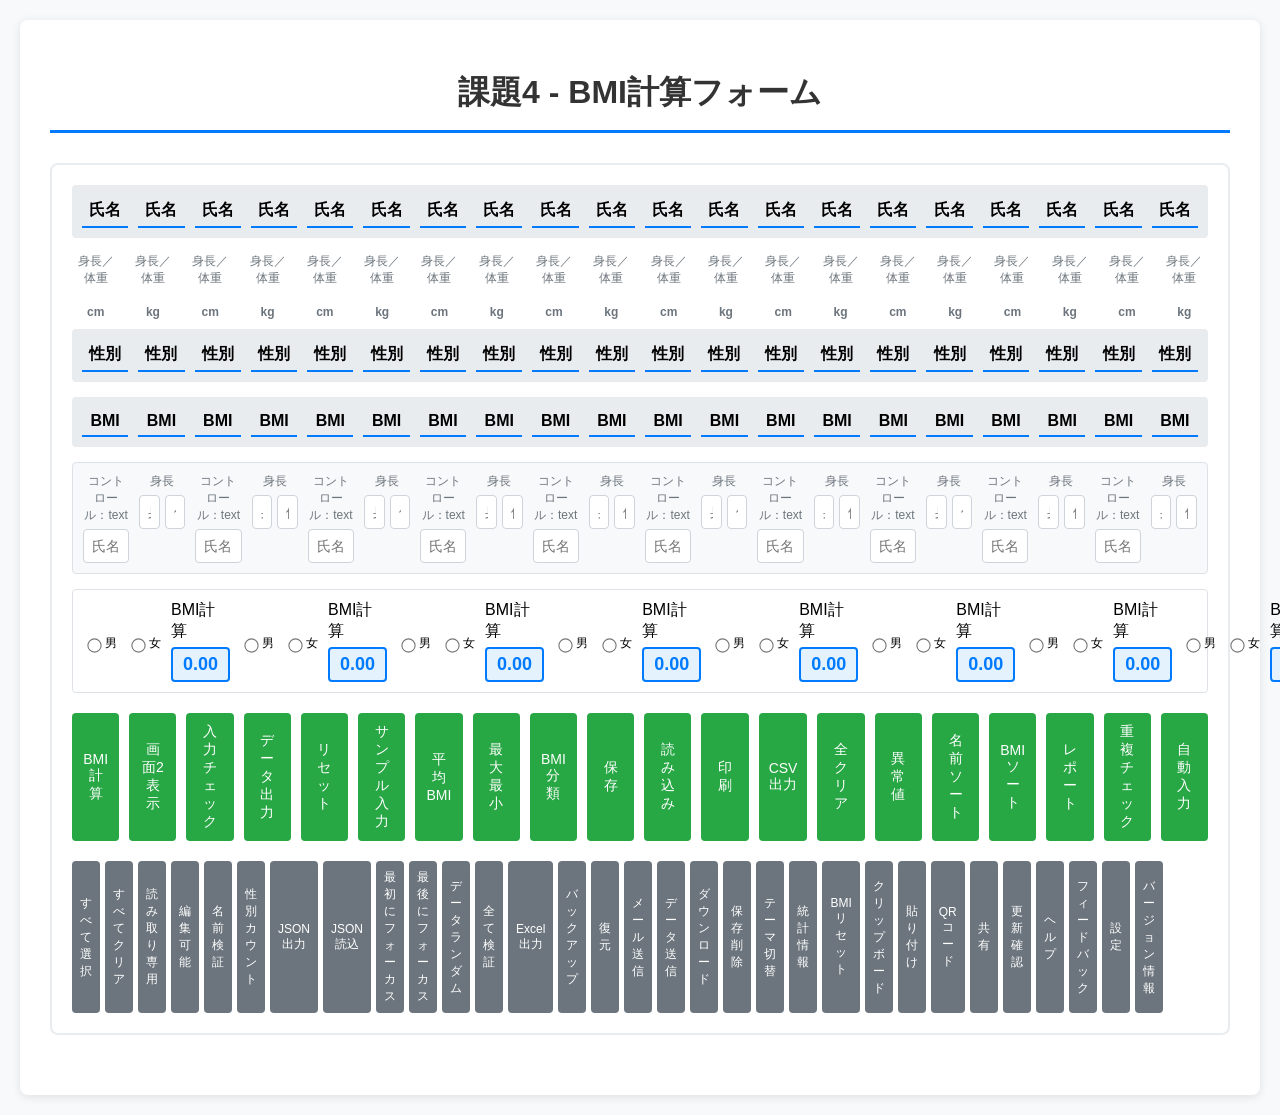
<file: task4.html>
<!doctype html>
<html lang="ja">
  <head>
    <meta charset="UTF-8" />
    <meta name="viewport" content="width=device-width, initial-scale=1.0" />
    <title>課題4 - BMI計算フォーム</title>
    <style>
      body {
        font-family: "Segoe UI", Tahoma, Geneva, Verdana, sans-serif;
        background-color: #f8f9fa;
        margin: 0;
        padding: 20px;
      }

      .container {
        max-width: 1400px;
        margin: 0 auto;
        background: white;
        padding: 30px;
        border-radius: 8px;
        box-shadow: 0 2px 10px rgba(0, 0, 0, 0.1);
      }

      h1 {
        color: #333;
        text-align: center;
        margin-bottom: 30px;
        border-bottom: 3px solid #007bff;
        padding-bottom: 15px;
      }

      /* フォームエリア */
      .form-section {
        margin-bottom: 30px;
        padding: 20px;
        border: 2px solid #e9ecef;
        border-radius: 8px;
        background-color: #fff;
      }

      .form-header {
        display: grid;
        grid-template-columns: repeat(20, 1fr);
        gap: 10px;
        margin-bottom: 15px;
        font-weight: bold;
        background-color: #e9ecef;
        padding: 10px;
        border-radius: 4px;
      }

      .header-item {
        text-align: center;
        padding: 5px;
        border-bottom: 2px solid #007bff;
      }

      .sub-header {
        display: grid;
        grid-template-columns: repeat(20, 1fr);
        gap: 10px;
        margin-bottom: 10px;
        font-size: 12px;
        color: #6c757d;
        text-align: center;
      }

      .form-row {
        display: grid;
        grid-template-columns: repeat(20, 1fr);
        gap: 10px;
        margin-bottom: 15px;
        padding: 10px;
        border: 1px solid #dee2e6;
        border-radius: 4px;
        background-color: #fff;
      }

      .form-row:nth-child(even) {
        background-color: #f8f9fa;
      }

      .input-group {
        display: flex;
        flex-direction: column;
        gap: 5px;
      }

      .input-group label {
        font-size: 12px;
        color: #6c757d;
        text-align: center;
      }

      .input-row {
        display: flex;
        gap: 5px;
      }

      input[type="text"] {
        padding: 8px;
        border: 1px solid #ced4da;
        border-radius: 4px;
        font-size: 14px;
        width: 100%;
        box-sizing: border-box;
        text-align: center;
      }

      input[type="text"]:focus {
        outline: none;
        border-color: #007bff;
        box-shadow: 0 0 5px rgba(0, 123, 255, 0.3);
      }

      .unit-label {
        font-size: 12px;
        color: #6c757d;
        text-align: center;
        padding-top: 8px;
        font-weight: bold;
      }

      .gender-group {
        display: flex;
        justify-content: center;
        gap: 10px;
        margin-top: 5px;
      }

      .gender-group label {
        display: flex;
        align-items: center;
        font-size: 12px;
        font-weight: normal;
        cursor: pointer;
        margin-bottom: 0;
      }

      .gender-group input[type="radio"] {
        margin-right: 4px;
        transform: scale(1.1);
      }

      .bmi-group {
        display: flex;
        flex-direction: column;
        align-items: center;
        gap: 5px;
      }

      .bmi-value {
        font-size: 18px;
        font-weight: bold;
        color: #007bff;
        padding: 5px 10px;
        border: 2px solid #007bff;
        border-radius: 4px;
        background-color: #e3f2fd;
      }

      /* ボタンエリア */
      .button-row {
        display: grid;
        grid-template-columns: repeat(20, 1fr);
        gap: 10px;
        margin-top: 20px;
      }

      .test-button {
        background-color: #28a745;
        color: white;
        border: none;
        padding: 10px;
        border-radius: 4px;
        cursor: pointer;
        font-size: 14px;
        transition: background-color 0.3s;
        text-align: center;
      }

      .test-button:hover {
        background-color: #218838;
      }

      .test-button:active {
        background-color: #1e7e34;
      }

      /* 画面2エリア */
      .screen2-section {
        display: none;
        margin-top: 40px;
        padding: 30px;
        border: 3px solid #28a745;
        border-radius: 8px;
        background-color: #e8f5e9;
        position: relative;
      }

      .screen2-section.active {
        display: block;
      }

      .screen2-header {
        text-align: center;
        color: #1e7e34;
        font-size: 24px;
        font-weight: bold;
        margin-bottom: 20px;
        border-bottom: 2px solid #28a745;
        padding-bottom: 10px;
      }

      .screen2-content {
        display: grid;
        grid-template-columns: 1fr 1fr;
        gap: 20px;
      }

      .display-field {
        background-color: white;
        padding: 15px;
        border-radius: 4px;
        border: 1px solid #c8e6c9;
        text-align: center;
      }

      .display-label {
        font-size: 14px;
        color: #6c757d;
        margin-bottom: 5px;
        font-weight: bold;
      }

      .display-value {
        font-size: 18px;
        font-weight: bold;
        color: #1e7e34;
      }

      .close-button {
        position: absolute;
        top: 20px;
        right: 20px;
        background-color: #dc3545;
        color: white;
        border: none;
        padding: 10px 20px;
        border-radius: 4px;
        cursor: pointer;
        font-size: 16px;
        transition: background-color 0.3s;
      }

      .close-button:hover {
        background-color: #c82333;
      }

      /* BMIステータス表示 */
      .bmi-status {
        text-align: center;
        margin-top: 20px;
        padding: 15px;
        border-radius: 4px;
        font-weight: bold;
        font-size: 16px;
      }

      .status-under {
        background-color: #fff3cd;
        color: #856404;
        border: 1px solid #ffeaa7;
      }

      .status-normal {
        background-color: #d4edda;
        color: #155724;
        border: 1px solid #c3e6cb;
      }

      .status-over {
        background-color: #f8d7da;
        color: #721c24;
        border: 1px solid #f5c6cb;
      }

      .status-obese {
        background-color: #f1b0b7;
        color: #721c24;
        border: 1px solid #f08080;
      }

      /* コントロールボタン */
      .controls-row {
        display: grid;
        grid-template-columns: repeat(43, 1fr);
        gap: 5px;
        margin-top: 20px;
      }

      .control-button {
        background-color: #6c757d;
        color: white;
        border: none;
        padding: 8px;
        border-radius: 4px;
        cursor: pointer;
        font-size: 12px;
        transition: background-color 0.3s;
      }

      .control-button:hover {
        background-color: #5a6268;
      }

      /* レスポンシブデザイン */
      @media (max-width: 1200px) {
        .form-header,
        .form-row,
        .button-row,
        .controls-row {
          grid-template-columns: repeat(10, 1fr);
        }
        .screen2-content {
          grid-template-columns: 1fr;
        }
      }

      @media (max-width: 768px) {
        .form-header,
        .form-row,
        .button-row,
        .controls-row {
          grid-template-columns: repeat(5, 1fr);
        }
        .container {
          padding: 15px;
        }
      }

      @media (max-width: 576px) {
        .form-header,
        .form-row,
        .button-row,
        .controls-row {
          grid-template-columns: repeat(2, 1fr);
        }
      }

      @media (max-width: 360px) {
        .form-header,
        .form-row,
        .button-row,
        .controls-row {
          grid-template-columns: 1fr;
        }
      }

      /* アニメーション */
      @keyframes fadeIn {
        from {
          opacity: 0;
          transform: translateY(20px);
        }
        to {
          opacity: 1;
          transform: translateY(0);
        }
      }

      .form-section,
      .screen2-section {
        animation: fadeIn 0.5s ease-out;
      }
    </style>
  </head>
  <body>
    <div class="container">
      <h1>課題4 - BMI計算フォーム</h1>

      <!-- メインフォームエリア -->
      <div class="form-section">
        <!-- ヘッダー行 -->
        <div class="form-header">
          <div class="header-item">氏名</div>
          <div class="header-item">氏名</div>
          <div class="header-item">氏名</div>
          <div class="header-item">氏名</div>
          <div class="header-item">氏名</div>
          <div class="header-item">氏名</div>
          <div class="header-item">氏名</div>
          <div class="header-item">氏名</div>
          <div class="header-item">氏名</div>
          <div class="header-item">氏名</div>
          <div class="header-item">氏名</div>
          <div class="header-item">氏名</div>
          <div class="header-item">氏名</div>
          <div class="header-item">氏名</div>
          <div class="header-item">氏名</div>
          <div class="header-item">氏名</div>
          <div class="header-item">氏名</div>
          <div class="header-item">氏名</div>
          <div class="header-item">氏名</div>
          <div class="header-item">氏名</div>
        </div>

        <!-- 身長/体重サブヘッダー -->
        <div class="sub-header">
          <div>身長／体重</div>
          <div>身長／体重</div>
          <div>身長／体重</div>
          <div>身長／体重</div>
          <div>身長／体重</div>
          <div>身長／体重</div>
          <div>身長／体重</div>
          <div>身長／体重</div>
          <div>身長／体重</div>
          <div>身長／体重</div>
          <div>身長／体重</div>
          <div>身長／体重</div>
          <div>身長／体重</div>
          <div>身長／体重</div>
          <div>身長／体重</div>
          <div>身長／体重</div>
          <div>身長／体重</div>
          <div>身長／体重</div>
          <div>身長／体重</div>
          <div>身長／体重</div>
        </div>

        <!-- 単位ラベル行 -->
        <div class="sub-header">
          <div class="unit-label">cm</div>
          <div class="unit-label">kg</div>
          <div class="unit-label">cm</div>
          <div class="unit-label">kg</div>
          <div class="unit-label">cm</div>
          <div class="unit-label">kg</div>
          <div class="unit-label">cm</div>
          <div class="unit-label">kg</div>
          <div class="unit-label">cm</div>
          <div class="unit-label">kg</div>
          <div class="unit-label">cm</div>
          <div class="unit-label">kg</div>
          <div class="unit-label">cm</div>
          <div class="unit-label">kg</div>
          <div class="unit-label">cm</div>
          <div class="unit-label">kg</div>
          <div class="unit-label">cm</div>
          <div class="unit-label">kg</div>
          <div class="unit-label">cm</div>
          <div class="unit-label">kg</div>
        </div>

        <!-- 性別ヘッダー -->
        <div class="form-header" style="margin-top: 10px">
          <div class="header-item">性別</div>
          <div class="header-item">性別</div>
          <div class="header-item">性別</div>
          <div class="header-item">性別</div>
          <div class="header-item">性別</div>
          <div class="header-item">性別</div>
          <div class="header-item">性別</div>
          <div class="header-item">性別</div>
          <div class="header-item">性別</div>
          <div class="header-item">性別</div>
          <div class="header-item">性別</div>
          <div class="header-item">性別</div>
          <div class="header-item">性別</div>
          <div class="header-item">性別</div>
          <div class="header-item">性別</div>
          <div class="header-item">性別</div>
          <div class="header-item">性別</div>
          <div class="header-item">性別</div>
          <div class="header-item">性別</div>
          <div class="header-item">性別</div>
        </div>

        <!-- BMIヘッダー -->
        <div class="form-header" style="margin-top: 10px">
          <div class="header-item">BMI</div>
          <div class="header-item">BMI</div>
          <div class="header-item">BMI</div>
          <div class="header-item">BMI</div>
          <div class="header-item">BMI</div>
          <div class="header-item">BMI</div>
          <div class="header-item">BMI</div>
          <div class="header-item">BMI</div>
          <div class="header-item">BMI</div>
          <div class="header-item">BMI</div>
          <div class="header-item">BMI</div>
          <div class="header-item">BMI</div>
          <div class="header-item">BMI</div>
          <div class="header-item">BMI</div>
          <div class="header-item">BMI</div>
          <div class="header-item">BMI</div>
          <div class="header-item">BMI</div>
          <div class="header-item">BMI</div>
          <div class="header-item">BMI</div>
          <div class="header-item">BMI</div>
        </div>

        <!-- フォーム行1 -->
        <div class="form-row">
          <div class="input-group">
            <label>コントロール：text</label>
            <input type="text" placeholder="氏名を入力" />
          </div>
          <div class="input-group">
            <label>身長</label>
            <div class="input-row">
              <input
                type="text"
                placeholder="身長(cm)"
                oninput="calculateBMI(1)"
              />
              <input
                type="text"
                placeholder="体重(kg)"
                oninput="calculateBMI(1)"
              />
            </div>
          </div>
          <div class="input-group">
            <label>コントロール：text</label>
            <input type="text" placeholder="氏名を入力" />
          </div>
          <div class="input-group">
            <label>身長</label>
            <div class="input-row">
              <input
                type="text"
                placeholder="身長(cm)"
                oninput="calculateBMI(2)"
              />
              <input
                type="text"
                placeholder="体重(kg)"
                oninput="calculateBMI(2)"
              />
            </div>
          </div>
          <div class="input-group">
            <label>コントロール：text</label>
            <input type="text" placeholder="氏名を入力" />
          </div>
          <div class="input-group">
            <label>身長</label>
            <div class="input-row">
              <input
                type="text"
                placeholder="身長(cm)"
                oninput="calculateBMI(3)"
              />
              <input
                type="text"
                placeholder="体重(kg)"
                oninput="calculateBMI(3)"
              />
            </div>
          </div>
          <div class="input-group">
            <label>コントロール：text</label>
            <input type="text" placeholder="氏名を入力" />
          </div>
          <div class="input-group">
            <label>身長</label>
            <div class="input-row">
              <input
                type="text"
                placeholder="身長(cm)"
                oninput="calculateBMI(4)"
              />
              <input
                type="text"
                placeholder="体重(kg)"
                oninput="calculateBMI(4)"
              />
            </div>
          </div>
          <div class="input-group">
            <label>コントロール：text</label>
            <input type="text" placeholder="氏名を入力" />
          </div>
          <div class="input-group">
            <label>身長</label>
            <div class="input-row">
              <input
                type="text"
                placeholder="身長(cm)"
                oninput="calculateBMI(5)"
              />
              <input
                type="text"
                placeholder="体重(kg)"
                oninput="calculateBMI(5)"
              />
            </div>
          </div>
          <div class="input-group">
            <label>コントロール：text</label>
            <input type="text" placeholder="氏名を入力" />
          </div>
          <div class="input-group">
            <label>身長</label>
            <div class="input-row">
              <input
                type="text"
                placeholder="身長(cm)"
                oninput="calculateBMI(6)"
              />
              <input
                type="text"
                placeholder="体重(kg)"
                oninput="calculateBMI(6)"
              />
            </div>
          </div>
          <div class="input-group">
            <label>コントロール：text</label>
            <input type="text" placeholder="氏名を入力" />
          </div>
          <div class="input-group">
            <label>身長</label>
            <div class="input-row">
              <input
                type="text"
                placeholder="身長(cm)"
                oninput="calculateBMI(7)"
              />
              <input
                type="text"
                placeholder="体重(kg)"
                oninput="calculateBMI(7)"
              />
            </div>
          </div>
          <div class="input-group">
            <label>コントロール：text</label>
            <input type="text" placeholder="氏名を入力" />
          </div>
          <div class="input-group">
            <label>身長</label>
            <div class="input-row">
              <input
                type="text"
                placeholder="身長(cm)"
                oninput="calculateBMI(8)"
              />
              <input
                type="text"
                placeholder="体重(kg)"
                oninput="calculateBMI(8)"
              />
            </div>
          </div>
          <div class="input-group">
            <label>コントロール：text</label>
            <input type="text" placeholder="氏名を入力" />
          </div>
          <div class="input-group">
            <label>身長</label>
            <div class="input-row">
              <input
                type="text"
                placeholder="身長(cm)"
                oninput="calculateBMI(9)"
              />
              <input
                type="text"
                placeholder="体重(kg)"
                oninput="calculateBMI(9)"
              />
            </div>
          </div>
          <div class="input-group">
            <label>コントロール：text</label>
            <input type="text" placeholder="氏名を入力" />
          </div>
          <div class="input-group">
            <label>身長</label>
            <div class="input-row">
              <input
                type="text"
                placeholder="身長(cm)"
                oninput="calculateBMI(10)"
              />
              <input
                type="text"
                placeholder="体重(kg)"
                oninput="calculateBMI(10)"
              />
            </div>
          </div>
        </div>

        <!-- 性別選択行1 -->
        <div class="form-row">
          <div class="gender-group">
            <label
              ><input
                type="radio"
                name="gender1"
                value="male"
                onchange="updateScreen2(1)"
              />
              男</label
            >
            <label
              ><input
                type="radio"
                name="gender1"
                value="female"
                onchange="updateScreen2(1)"
              />
              女</label
            >
          </div>
          <div class="bmi-group">
            <label>BMI計算</label>
            <div class="bmi-value" id="bmi1">0.00</div>
          </div>
          <div class="gender-group">
            <label
              ><input
                type="radio"
                name="gender2"
                value="male"
                onchange="updateScreen2(2)"
              />
              男</label
            >
            <label
              ><input
                type="radio"
                name="gender2"
                value="female"
                onchange="updateScreen2(2)"
              />
              女</label
            >
          </div>
          <div class="bmi-group">
            <label>BMI計算</label>
            <div class="bmi-value" id="bmi2">0.00</div>
          </div>
          <div class="gender-group">
            <label
              ><input
                type="radio"
                name="gender3"
                value="male"
                onchange="updateScreen2(3)"
              />
              男</label
            >
            <label
              ><input
                type="radio"
                name="gender3"
                value="female"
                onchange="updateScreen2(3)"
              />
              女</label
            >
          </div>
          <div class="bmi-group">
            <label>BMI計算</label>
            <div class="bmi-value" id="bmi3">0.00</div>
          </div>
          <div class="gender-group">
            <label
              ><input
                type="radio"
                name="gender4"
                value="male"
                onchange="updateScreen2(4)"
              />
              男</label
            >
            <label
              ><input
                type="radio"
                name="gender4"
                value="female"
                onchange="updateScreen2(4)"
              />
              女</label
            >
          </div>
          <div class="bmi-group">
            <label>BMI計算</label>
            <div class="bmi-value" id="bmi4">0.00</div>
          </div>
          <div class="gender-group">
            <label
              ><input
                type="radio"
                name="gender5"
                value="male"
                onchange="updateScreen2(5)"
              />
              男</label
            >
            <label
              ><input
                type="radio"
                name="gender5"
                value="female"
                onchange="updateScreen2(5)"
              />
              女</label
            >
          </div>
          <div class="bmi-group">
            <label>BMI計算</label>
            <div class="bmi-value" id="bmi5">0.00</div>
          </div>
          <div class="gender-group">
            <label
              ><input
                type="radio"
                name="gender6"
                value="male"
                onchange="updateScreen2(6)"
              />
              男</label
            >
            <label
              ><input
                type="radio"
                name="gender6"
                value="female"
                onchange="updateScreen2(6)"
              />
              女</label
            >
          </div>
          <div class="bmi-group">
            <label>BMI計算</label>
            <div class="bmi-value" id="bmi6">0.00</div>
          </div>
          <div class="gender-group">
            <label
              ><input
                type="radio"
                name="gender7"
                value="male"
                onchange="updateScreen2(7)"
              />
              男</label
            >
            <label
              ><input
                type="radio"
                name="gender7"
                value="female"
                onchange="updateScreen2(7)"
              />
              女</label
            >
          </div>
          <div class="bmi-group">
            <label>BMI計算</label>
            <div class="bmi-value" id="bmi7">0.00</div>
          </div>
          <div class="gender-group">
            <label
              ><input
                type="radio"
                name="gender8"
                value="male"
                onchange="updateScreen2(8)"
              />
              男</label
            >
            <label
              ><input
                type="radio"
                name="gender8"
                value="female"
                onchange="updateScreen2(8)"
              />
              女</label
            >
          </div>
          <div class="bmi-group">
            <label>BMI計算</label>
            <div class="bmi-value" id="bmi8">0.00</div>
          </div>
          <div class="gender-group">
            <label
              ><input
                type="radio"
                name="gender9"
                value="male"
                onchange="updateScreen2(9)"
              />
              男</label
            >
            <label
              ><input
                type="radio"
                name="gender9"
                value="female"
                onchange="updateScreen2(9)"
              />
              女</label
            >
          </div>
          <div class="bmi-group">
            <label>BMI計算</label>
            <div class="bmi-value" id="bmi9">0.00</div>
          </div>
          <div class="gender-group">
            <label
              ><input
                type="radio"
                name="gender10"
                value="male"
                onchange="updateScreen2(10)"
              />
              男</label
            >
            <label
              ><input
                type="radio"
                name="gender10"
                value="female"
                onchange="updateScreen2(10)"
              />
              女</label
            >
          </div>
          <div class="bmi-group">
            <label>BMI計算</label>
            <div class="bmi-value" id="bmi10">0.00</div>
          </div>
        </div>

        <!-- テストボタン行 -->
        <div class="button-row">
          <button class="test-button" onclick="calculateAllBMI()">
            BMI計算
          </button>
          <button class="test-button" onclick="showScreen2(1)">
            画面2表示
          </button>
          <button class="test-button" onclick="validateForm()">
            入力チェック
          </button>
          <button class="test-button" onclick="exportData()">データ出力</button>
          <button class="test-button" onclick="resetForm()">リセット</button>
          <button class="test-button" onclick="fillSampleData()">
            サンプル入力
          </button>
          <button class="test-button" onclick="calculateAverage()">
            平均BMI
          </button>
          <button class="test-button" onclick="findExtremes()">最大最小</button>
          <button class="test-button" onclick="classifyBMI()">BMI分類</button>
          <button class="test-button" onclick="saveToLocalStorage()">
            保存
          </button>
          <button class="test-button" onclick="loadFromLocalStorage()">
            読み込み
          </button>
          <button class="test-button" onclick="printForm()">印刷</button>
          <button class="test-button" onclick="exportCSV()">CSV出力</button>
          <button class="test-button" onclick="clearAllInputs()">
            全クリア
          </button>
          <button class="test-button" onclick="highlightAbnormal()">
            異常値
          </button>
          <button class="test-button" onclick="sortByName()">名前ソート</button>
          <button class="test-button" onclick="sortByBMI()">BMIソート</button>
          <button class="test-button" onclick="generateReport()">
            レポート
          </button>
          <button class="test-button" onclick="checkDuplicates()">
            重複チェック
          </button>
          <button class="test-button" onclick="autoFill()">自動入力</button>
        </div>

        <!-- コントロールボタン行 -->
        <div class="controls-row">
          <button class="control-button" onclick="selectAll()">
            すべて選択
          </button>
          <button class="control-button" onclick="clearAll()">
            すべてクリア
          </button>
          <button class="control-button" onclick="toggleReadOnly()">
            読み取り専用
          </button>
          <button class="control-button" onclick="enableEditing()">
            編集可能
          </button>
          <button class="control-button" onclick="validateNames()">
            名前検証
          </button>
          <button class="control-button" onclick="countGender()">
            性別カウント
          </button>
          <button class="control-button" onclick="exportJSON()">
            JSON出力
          </button>
          <button class="control-button" onclick="importJSON()">
            JSON読込
          </button>
          <button class="control-button" onclick="focusFirst()">
            最初にフォーカス
          </button>
          <button class="control-button" onclick="focusLast()">
            最後にフォーカス
          </button>
          <button class="control-button" onclick="randomizeData()">
            データランダム
          </button>
          <button class="control-button" onclick="validateAll()">
            全て検証
          </button>
          <button class="control-button" onclick="exportExcel()">
            Excel出力
          </button>
          <button class="control-button" onclick="backupData()">
            バックアップ
          </button>
          <button class="control-button" onclick="restoreData()">復元</button>
          <button class="control-button" onclick="sendEmail()">
            メール送信
          </button>
          <button class="control-button" onclick="uploadData()">
            データ送信
          </button>
          <button class="control-button" onclick="downloadData()">
            ダウンロード
          </button>
          <button class="control-button" onclick="clearStorage()">
            保存削除
          </button>
          <button class="control-button" onclick="toggleTheme()">
            テーマ切替
          </button>
          <button class="control-button" onclick="showStatistics()">
            統計情報
          </button>
          <button class="control-button" onclick="resetBMI()">
            BMIリセット
          </button>
          <button class="control-button" onclick="copyToClipboard()">
            クリップボード
          </button>
          <button class="control-button" onclick="pasteFromClipboard()">
            貼り付け
          </button>
          <button class="control-button" onclick="generateQR()">
            QRコード
          </button>
          <button class="control-button" onclick="shareData()">共有</button>
          <button class="control-button" onclick="checkUpdates()">
            更新確認
          </button>
          <button class="control-button" onclick="showHelp()">ヘルプ</button>
          <button class="control-button" onclick="feedback()">
            フィードバック
          </button>
          <button class="control-button" onclick="settings()">設定</button>
          <button class="control-button" onclick="about()">
            バージョン情報
          </button>
        </div>
      </div>

      <!-- 画面2エリア -->
      <div id="screen2" class="screen2-section">
        <button class="close-button" onclick="closeScreen2()">
          画面を閉じる
        </button>
        <div class="screen2-header">画面2 - 情報表示</div>

        <div class="screen2-content">
          <div class="display-field">
            <div class="display-label">氏名</div>
            <div class="display-value" id="screen2-name">未選択</div>
          </div>
          <div class="display-field">
            <div class="display-label">性別</div>
            <div class="display-value" id="screen2-gender">未選択</div>
          </div>
          <div class="display-field">
            <div class="display-label">身長</div>
            <div class="display-value" id="screen2-height">0 cm</div>
          </div>
          <div class="display-field">
            <div class="display-label">体重</div>
            <div class="display-value" id="screen2-weight">0 kg</div>
          </div>
          <div class="display-field">
            <div class="display-label">BMI</div>
            <div class="display-value" id="screen2-bmi">0.00</div>
          </div>
          <div class="display-field">
            <div class="display-label">BMIステータス</div>
            <div class="display-value" id="screen2-status">未計算</div>
          </div>
        </div>

        <div id="bmi-status-display" class="bmi-status status-normal">
          正常なBMI値です
        </div>
      </div>
    </div>

    <script>
      // BMI計算関数
      function calculateBMI(index) {
        const heightInput = document.querySelectorAll(
          'input[placeholder="身長(cm)"]',
        )[index - 1];
        const weightInput = document.querySelectorAll(
          'input[placeholder="体重(kg)"]',
        )[index - 1];
        const bmiDisplay = document.getElementById("bmi" + index);

        if (!heightInput || !weightInput || !bmiDisplay) return;

        const height = parseFloat(heightInput.value);
        const weight = parseFloat(weightInput.value);

        if (isNaN(height) || isNaN(weight) || height <= 0 || weight <= 0) {
          bmiDisplay.textContent = "0.00";
          return;
        }

        // BMI = 体重(kg) ÷ (身長(m))²
        const heightInMeters = height / 100;
        const bmi = weight / (heightInMeters * heightInMeters);

        bmiDisplay.textContent = bmi.toFixed(2);

        // BMIステータスを更新
        updateBMIStatus(index, bmi);

        // 画面2を更新
        updateScreen2(index);
      }

      // 全BMI計算
      function calculateAllBMI() {
        for (let i = 1; i <= 10; i++) {
          calculateBMI(i);
        }
        alert("全てのBMIを計算しました");
      }

      // BMIステータス更新
      function updateBMIStatus(index, bmi) {
        const bmiDisplay = document.getElementById("bmi" + index);
        if (!bmiDisplay) return;

        if (bmi < 18.5) {
          bmiDisplay.style.backgroundColor = "#fff3cd";
          bmiDisplay.style.color = "#856404";
          bmiDisplay.style.borderColor = "#ffc107";
        } else if (bmi < 25) {
          bmiDisplay.style.backgroundColor = "#d4edda";
          bmiDisplay.style.color = "#155724";
          bmiDisplay.style.borderColor = "#28a745";
        } else if (bmi < 30) {
          bmiDisplay.style.backgroundColor = "#f8d7da";
          bmiDisplay.style.color = "#721c24";
          bmiDisplay.style.borderColor = "#dc3545";
        } else {
          bmiDisplay.style.backgroundColor = "#f1b0b7";
          bmiDisplay.style.color = "#721c24";
          bmiDisplay.style.borderColor = "#f08080";
        }
      }

      // 画面2表示
      function showScreen2(index) {
        updateScreen2(index);
        document.getElementById("screen2").classList.add("active");
        window.scrollTo({
          top: document.getElementById("screen2").offsetTop,
          behavior: "smooth",
        });
      }

      // 画面2更新
      function updateScreen2(index) {
        const nameInput = document.querySelectorAll(
          'input[placeholder="氏名を入力"]',
        )[index - 1];
        const heightInput = document.querySelectorAll(
          'input[placeholder="身長(cm)"]',
        )[index - 1];
        const weightInput = document.querySelectorAll(
          'input[placeholder="体重(kg)"]',
        )[index - 1];
        const genderRadio = document.querySelector(
          `input[name="gender${index}"]:checked`,
        );

        if (!nameInput || !heightInput || !weightInput) return;

        const name = nameInput.value || "未入力";
        const height = heightInput.value || "0";
        const weight = weightInput.value || "0";
        const gender = genderRadio
          ? genderRadio.value === "male"
            ? "男性"
            : "女性"
          : "未選択";

        // BMI計算
        let bmi = 0;
        let status = "未計算";
        let statusClass = "status-normal";

        if (height && weight && height > 0 && weight > 0) {
          const heightInMeters = parseFloat(height) / 100;
          const weightNum = parseFloat(weight);
          bmi = weightNum / (heightInMeters * heightInMeters);
          status = getBMIStatusText(bmi);
          statusClass = getBMIStatusClass(bmi);
        }

        // 画面2の内容を更新
        document.getElementById("screen2-name").textContent = name;
        document.getElementById("screen2-gender").textContent = gender;
        document.getElementById("screen2-height").textContent = height + " cm";
        document.getElementById("screen2-weight").textContent = weight + " kg";
        document.getElementById("screen2-bmi").textContent = bmi.toFixed(2);
        document.getElementById("screen2-status").textContent = status;

        // BMIステータス表示を更新
        const statusDisplay = document.getElementById("bmi-status-display");
        statusDisplay.textContent = status;
        statusDisplay.className = "bmi-status " + statusClass;
      }

      // BMIステータステキスト取得
      function getBMIStatusText(bmi) {
        if (bmi < 18.5) return "低体重（やせ型）";
        if (bmi < 25) return "普通体重";
        if (bmi < 30) return "肥満（1度）";
        if (bmi < 35) return "肥満（2度）";
        if (bmi < 40) return "肥満（3度）";
        return "肥満（4度）";
      }

      // BMIステータスクラス取得
      function getBMIStatusClass(bmi) {
        if (bmi < 18.5) return "status-under";
        if (bmi < 25) return "status-normal";
        return "status-over";
      }

      // 画面2を閉じる
      function closeScreen2() {
        document.getElementById("screen2").classList.remove("active");
      }

      // フォーム検証
      function validateForm() {
        let validCount = 0;
        let invalidCount = 0;

        for (let i = 1; i <= 10; i++) {
          const heightInput = document.querySelectorAll(
            'input[placeholder="身長(cm)"]',
          )[i - 1];
          const weightInput = document.querySelectorAll(
            'input[placeholder="体重(kg)"]',
          )[i - 1];

          if (heightInput && weightInput) {
            const height = parseFloat(heightInput.value);
            const weight = parseFloat(weightInput.value);

            if (!isNaN(height) && !isNaN(weight) && height > 0 && weight > 0) {
              validCount++;
            } else {
              invalidCount++;
            }
          }
        }

        alert(`有効な入力: ${validCount}件\n無効な入力: ${invalidCount}件`);
      }

      // データ出力
      function exportData() {
        let data = "氏名,性別,身長(cm),体重(kg),BMI,ステータス\n";

        for (let i = 1; i <= 10; i++) {
          const nameInput = document.querySelectorAll(
            'input[placeholder="氏名を入力"]',
          )[i - 1];
          const heightInput = document.querySelectorAll(
            'input[placeholder="身長(cm)"]',
          )[i - 1];
          const weightInput = document.querySelectorAll(
            'input[placeholder="体重(kg)"]',
          )[i - 1];
          const genderRadio = document.querySelector(
            `input[name="gender${i}"]:checked`,
          );

          const name = nameInput ? nameInput.value : "";
          const height = heightInput ? heightInput.value : "";
          const weight = weightInput ? weightInput.value : "";
          const gender = genderRadio
            ? genderRadio.value === "male"
              ? "男性"
              : "女性"
            : "";

          let bmi = 0;
          let status = "";

          if (height && weight && height > 0 && weight > 0) {
            const heightInMeters = parseFloat(height) / 100;
            const weightNum = parseFloat(weight);
            bmi = weightNum / (heightInMeters * heightInMeters);
            status = getBMIStatusText(bmi);
          }

          data += `"${name}","${gender}","${height}","${weight}","${bmi.toFixed(2)}","${status}"\n`;
        }

        alert("データ出力:\n" + data);
      }

      // リセット
      function resetForm() {
        const inputs = document.querySelectorAll('input[type="text"]');
        const radios = document.querySelectorAll('input[type="radio"]');
        inputs.forEach((input) => (input.value = ""));
        radios.forEach((radio) => (radio.checked = false));

        // BMI表示をリセット
        for (let i = 1; i <= 10; i++) {
          const bmiDisplay = document.getElementById("bmi" + i);
          if (bmiDisplay) {
            bmiDisplay.textContent = "0.00";
            bmiDisplay.style.backgroundColor = "";
            bmiDisplay.style.color = "";
            bmiDisplay.style.borderColor = "";
          }
        }

        alert("フォームがリセットされました");
      }

      // サンプルデータ入力
      function fillSampleData() {
        const sampleData = [
          { name: "山田太郎", gender: "male", height: 175, weight: 70 },
          { name: "佐藤花子", gender: "female", height: 160, weight: 50 },
          { name: "鈴木一郎", gender: "male", height: 180, weight: 85 },
          { name: "高橋美咲", gender: "female", height: 155, weight: 45 },
          { name: "伊藤健太", gender: "male", height: 170, weight: 65 },
          { name: "渡辺恵子", gender: "female", height: 165, weight: 55 },
          { name: "山本浩二", gender: "male", height: 185, weight: 90 },
          { name: "中村沙織", gender: "female", height: 158, weight: 48 },
          { name: "小林敦子", gender: "female", height: 162, weight: 52 },
          { name: "加藤直樹", gender: "male", height: 178, weight: 75 },
        ];

        sampleData.forEach((data, index) => {
          const nameInput = document.querySelectorAll(
            'input[placeholder="氏名を入力"]',
          )[index];
          const heightInput = document.querySelectorAll(
            'input[placeholder="身長(cm)"]',
          )[index];
          const weightInput = document.querySelectorAll(
            'input[placeholder="体重(kg)"]',
          )[index];
          const genderRadio = document.querySelector(
            `input[name="gender${index + 1}"][value="${data.gender}"]`,
          );

          if (nameInput) nameInput.value = data.name;
          if (heightInput) heightInput.value = data.height;
          if (weightInput) weightInput.value = data.weight;
          if (genderRadio) genderRadio.checked = true;

          calculateBMI(index + 1);
        });

        alert("サンプルデータを入力しました");
      }

      // 平均BMI計算
      function calculateAverage() {
        let totalBMI = 0;
        let count = 0;

        for (let i = 1; i <= 10; i++) {
          const heightInput = document.querySelectorAll(
            'input[placeholder="身長(cm)"]',
          )[i - 1];
          const weightInput = document.querySelectorAll(
            'input[placeholder="体重(kg)"]',
          )[i - 1];

          if (heightInput && weightInput) {
            const height = parseFloat(heightInput.value);
            const weight = parseFloat(weightInput.value);

            if (!isNaN(height) && !isNaN(weight) && height > 0 && weight > 0) {
              const heightInMeters = height / 100;
              const bmi = weight / (heightInMeters * heightInMeters);
              totalBMI += bmi;
              count++;
            }
          }
        }

        if (count > 0) {
          const average = totalBMI / count;
          alert(`平均BMI: ${average.toFixed(2)}`);
        } else {
          alert("有効なデータがありません");
        }
      }

      // 最大最小値検索
      function findExtremes() {
        let minBMI = Infinity;
        let maxBMI = -Infinity;
        let minIndex = -1;
        let maxIndex = -1;

        for (let i = 1; i <= 10; i++) {
          const heightInput = document.querySelectorAll(
            'input[placeholder="身長(cm)"]',
          )[i - 1];
          const weightInput = document.querySelectorAll(
            'input[placeholder="体重(kg)"]',
          )[i - 1];

          if (heightInput && weightInput) {
            const height = parseFloat(heightInput.value);
            const weight = parseFloat(weightInput.value);

            if (!isNaN(height) && !isNaN(weight) && height > 0 && weight > 0) {
              const heightInMeters = height / 100;
              const bmi = weight / (heightInMeters * heightInMeters);

              if (bmi < minBMI) {
                minBMI = bmi;
                minIndex = i;
              }
              if (bmi > maxBMI) {
                maxBMI = bmi;
                maxIndex = i;
              }
            }
          }
        }

        if (minIndex > 0 && maxIndex > 0) {
          alert(
            `最小BMI: ${minBMI.toFixed(2)} (項目${minIndex})\n最大BMI: ${maxBMI.toFixed(2)} (項目${maxIndex})`,
          );
        } else {
          alert("有効なデータがありません");
        }
      }

      // BMI分類
      function classifyBMI() {
        let under = 0,
          normal = 0,
          over = 0,
          obese = 0;

        for (let i = 1; i <= 10; i++) {
          const heightInput = document.querySelectorAll(
            'input[placeholder="身長(cm)"]',
          )[i - 1];
          const weightInput = document.querySelectorAll(
            'input[placeholder="体重(kg)"]',
          )[i - 1];

          if (heightInput && weightInput) {
            const height = parseFloat(heightInput.value);
            const weight = parseFloat(weightInput.value);

            if (!isNaN(height) && !isNaN(weight) && height > 0 && weight > 0) {
              const heightInMeters = height / 100;
              const bmi = weight / (heightInMeters * heightInMeters);

              if (bmi < 18.5) under++;
              else if (bmi < 25) normal++;
              else if (bmi < 30) over++;
              else obese++;
            }
          }
        }

        alert(
          `BMI分類結果:\n低体重: ${under}人\n普通体重: ${normal}人\n肥満: ${over + obese}人`,
        );
      }

      // ローカルストレージ保存
      function saveToLocalStorage() {
        const data = [];

        for (let i = 1; i <= 10; i++) {
          const nameInput = document.querySelectorAll(
            'input[placeholder="氏名を入力"]',
          )[i - 1];
          const heightInput = document.querySelectorAll(
            'input[placeholder="身長(cm)"]',
          )[i - 1];
          const weightInput = document.querySelectorAll(
            'input[placeholder="体重(kg)"]',
          )[i - 1];
          const genderRadio = document.querySelector(
            `input[name="gender${i}"]:checked`,
          );

          data.push({
            name: nameInput ? nameInput.value : "",
            height: heightInput ? heightInput.value : "",
            weight: weightInput ? weightInput.value : "",
            gender: genderRadio ? genderRadio.value : "",
          });
        }

        localStorage.setItem("bmiFormData", JSON.stringify(data));
        alert("データを保存しました");
      }

      // ローカルストレージ読み込み
      function loadFromLocalStorage() {
        const savedData = localStorage.getItem("bmiFormData");
        if (savedData) {
          const data = JSON.parse(savedData);

          data.forEach((item, index) => {
            const nameInput = document.querySelectorAll(
              'input[placeholder="氏名を入力"]',
            )[index];
            const heightInput = document.querySelectorAll(
              'input[placeholder="身長(cm)"]',
            )[index];
            const weightInput = document.querySelectorAll(
              'input[placeholder="体重(kg)"]',
            )[index];
            const genderRadio = document.querySelector(
              `input[name="gender${index + 1}"][value="${item.gender}"]`,
            );

            if (nameInput) nameInput.value = item.name;
            if (heightInput) heightInput.value = item.height;
            if (weightInput) weightInput.value = item.weight;
            if (genderRadio) genderRadio.checked = true;

            calculateBMI(index + 1);
          });

          alert("保存されたデータを読み込みました");
        } else {
          alert("保存されたデータがありません");
        }
      }

      // CSV出力
      function exportCSV() {
        let csv = "氏名,性別,身長(cm),体重(kg),BMI,ステータス\n";

        for (let i = 1; i <= 10; i++) {
          const nameInput = document.querySelectorAll(
            'input[placeholder="氏名を入力"]',
          )[i - 1];
          const heightInput = document.querySelectorAll(
            'input[placeholder="身長(cm)"]',
          )[i - 1];
          const weightInput = document.querySelectorAll(
            'input[placeholder="体重(kg)"]',
          )[i - 1];
          const genderRadio = document.querySelector(
            `input[name="gender${i}"]:checked`,
          );

          const name = nameInput ? nameInput.value : "";
          const height = heightInput ? heightInput.value : "";
          const weight = weightInput ? weightInput.value : "";
          const gender = genderRadio
            ? genderRadio.value === "male"
              ? "男性"
              : "女性"
            : "";

          let bmi = 0;
          let status = "";

          if (height && weight && height > 0 && weight > 0) {
            const heightInMeters = parseFloat(height) / 100;
            const weightNum = parseFloat(weight);
            bmi = weightNum / (heightInMeters * heightInMeters);
            status = getBMIStatusText(bmi);
          }

          csv += `"${name}","${gender}","${height}","${weight}","${bmi.toFixed(2)}","${status}"\n`;
        }

        const blob = new Blob([csv], { type: "text/csv;charset=utf-8;" });
        const link = document.createElement("a");
        const url = URL.createObjectURL(blob);
        link.setAttribute("href", url);
        link.setAttribute("download", "bmi_data.csv");
        link.style.visibility = "hidden";
        document.body.appendChild(link);
        link.click();
        document.body.removeChild(link);
        alert("CSVファイルをダウンロードしました");
      }

      // その他の便利関数
      function selectAll() {
        const inputs = document.querySelectorAll('input[type="text"]');
        inputs.forEach((input) => input.select());
        alert("すべてのテキストフィールドを選択しました");
      }

      function clearAll() {
        const inputs = document.querySelectorAll('input[type="text"]');
        const radios = document.querySelectorAll('input[type="radio"]');
        inputs.forEach((input) => (input.value = ""));
        radios.forEach((radio) => (radio.checked = false));
        alert("すべての入力をクリアしました");
      }

      function clearStorage() {
        localStorage.removeItem("bmiFormData");
        alert("保存データを削除しました");
      }

      function printForm() {
        window.print();
      }

      function toggleReadOnly() {
        const inputs = document.querySelectorAll('input[type="text"]');
        inputs.forEach((input) => (input.readOnly = !input.readOnly));
        alert("読み取り専用モードを切り替えました");
      }

      function enableEditing() {
        const inputs = document.querySelectorAll('input[type="text"]');
        inputs.forEach((input) => (input.readOnly = false));
        alert("編集可能モードにしました");
      }
    </script>
  </body>
</html>
</file>
<file: style.css>
* {
  box-sizing: border-box;
}

body {
  background: linear-gradient(135deg, #667eea 0%, #764ba2 100%);
  font-family: "Segoe UI", Tahoma, Geneva, Verdana, sans-serif;
  display: flex;
  justify-content: center;
  align-items: center;
  min-height: 100vh;
  margin: 0;
  color: #333;
}

.container {
  text-align: center;
}

.clock {
  width: 300px;
  height: 300px;
  border: 20px solid #fff;
  border-radius: 50%;
  margin: 20px auto;
  position: relative;
  box-shadow: 0 10px 30px rgba(0, 0, 0, 0.3);
  background: rgba(255, 255, 255, 0.9);
}

.clock-face {
  position: relative;
  width: 100%;
  height: 100%;
  border-radius: 50%;
}

.hand {
  position: absolute;
  top: 50%;
  left: 50%;
  background: #333;
  transform-origin: 100%;
  transition: all 0.05s;
  transition-timing-function: cubic-bezier(0.1, 2.7, 0.58, 1);
}

.hour-hand {
  width: 8px;
  height: 80px;
  border-radius: 4px;
  transform: translateX(-100%);
}

.minute-hand {
  width: 6px;
  height: 120px;
  border-radius: 3px;
  transform: translateX(-100%);
}

.second-hand {
  width: 2px;
  height: 140px;
  background: #e74c3c;
  transform: translateX(-100%);
}

.digital-time {
  font-size: 3rem;
  font-weight: 300;
  margin-bottom: 10px;
  text-shadow: 2px 2px 4px rgba(0, 0, 0, 0.3);
  color: white;
}

.date {
  font-size: 1.2rem;
  color: white;
  text-shadow: 1px 1px 2px rgba(0, 0, 0, 0.3);
}
</file>
<file: tokei-tukutta/style.css>
* {
  box-sizing: border-box;
}

body {
  background: linear-gradient(135deg, #667eea 0%, #764ba2 100%);
  font-family: "Segoe UI", Tahoma, Geneva, Verdana, sans-serif;
  display: flex;
  justify-content: center;
  align-items: center;
  min-height: 100vh;
  margin: 0;
  color: #333;
}

.container {
  text-align: center;
}

.clock {
  width: 300px;
  height: 300px;
  border: 20px solid #fff;
  border-radius: 50%;
  margin: 20px auto;
  position: relative;
  box-shadow: 0 10px 30px rgba(0, 0, 0, 0.3);
  background: rgba(255, 255, 255, 0.9);
}

.clock-face {
  position: relative;
  width: 100%;
  height: 100%;
  border-radius: 50%;
}

.hand {
  position: absolute;
  top: 50%;
  left: 50%;
  background: #333;
  transform-origin: 100%;
  transition: all 0.05s;
  transition-timing-function: cubic-bezier(0.1, 2.7, 0.58, 1);
}

.hour-hand {
  width: 8px;
  height: 80px;
  border-radius: 4px;
  transform: translateX(-100%);
}

.minute-hand {
  width: 6px;
  height: 120px;
  border-radius: 3px;
  transform: translateX(-100%);
}

.second-hand {
  width: 2px;
  height: 140px;
  background: #e74c3c;
  transform: translateX(-100%);
}

.digital-time {
  font-size: 3rem;
  font-weight: 300;
  margin-bottom: 10px;
  text-shadow: 2px 2px 4px rgba(0, 0, 0, 0.3);
  color: white;
}

.date {
  font-size: 1.2rem;
  color: white;
  text-shadow: 1px 1px 2px rgba(0, 0, 0, 0.3);
}
</file>
